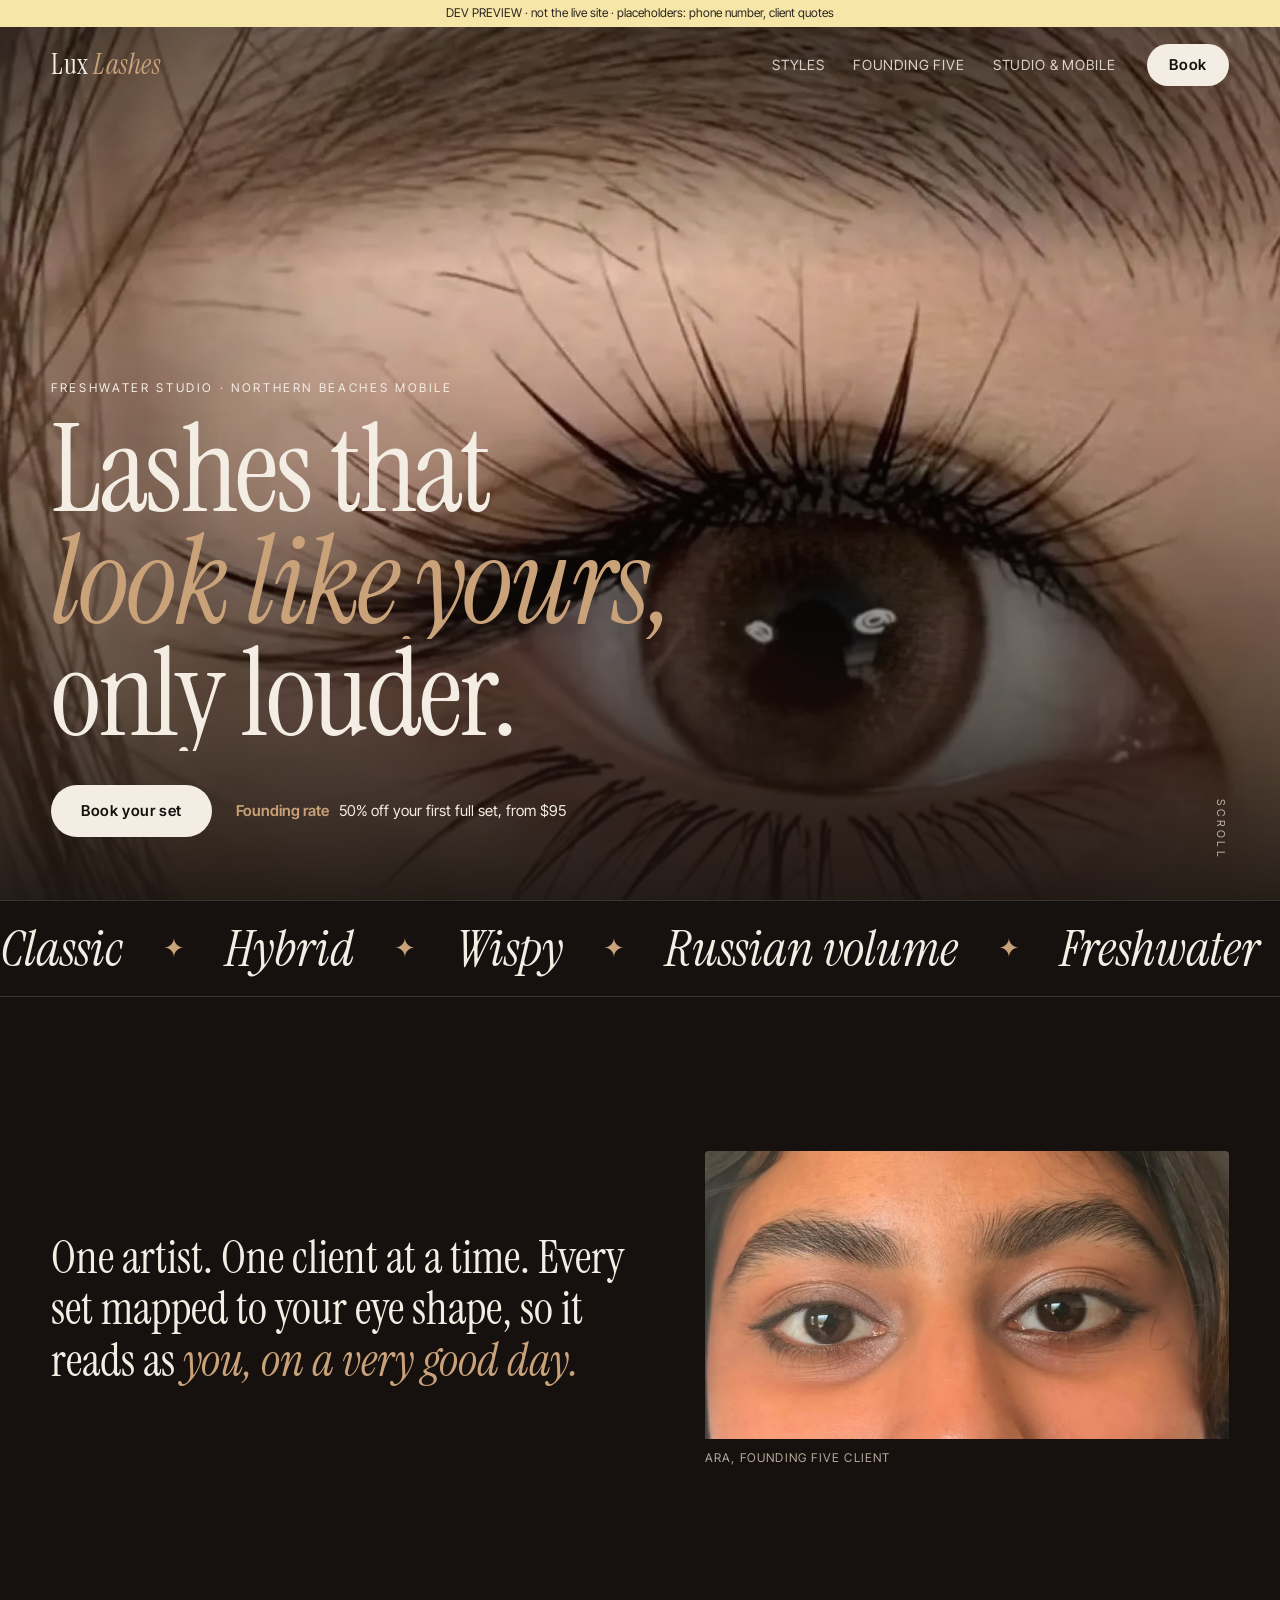
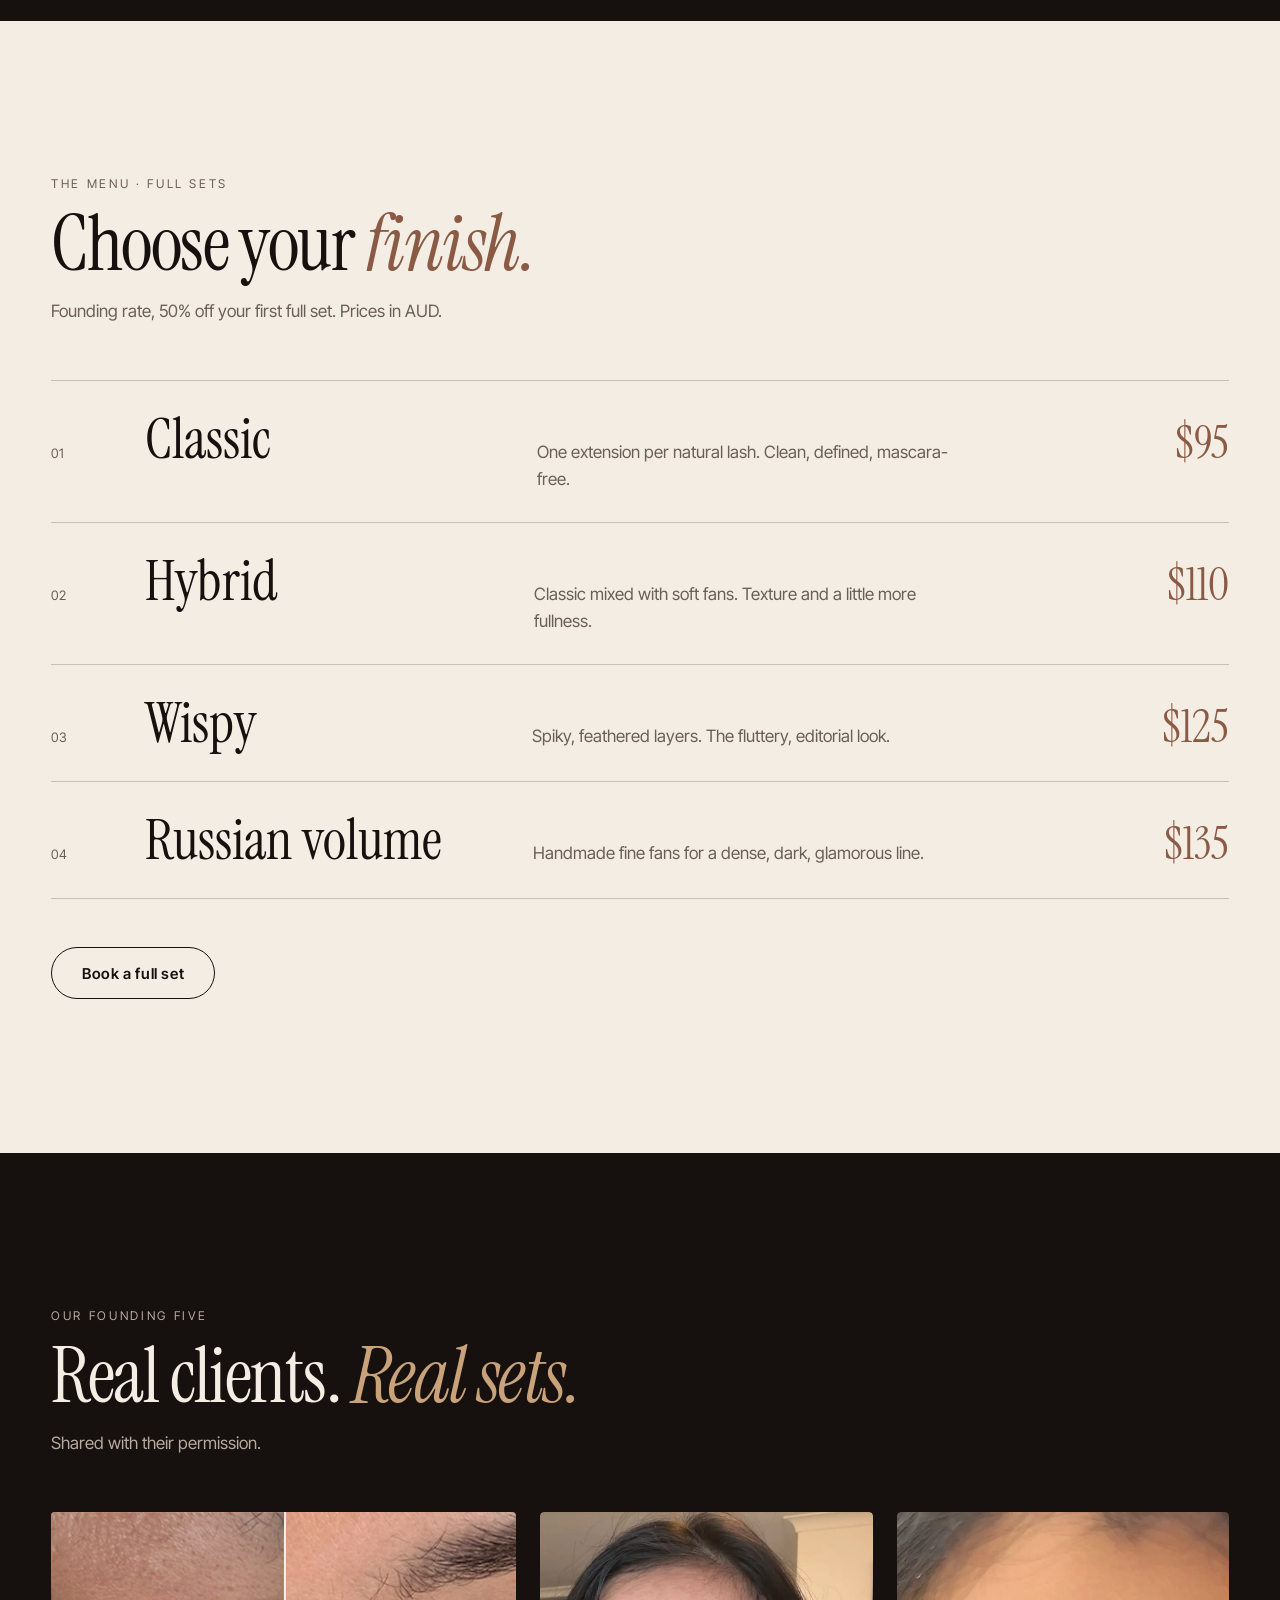
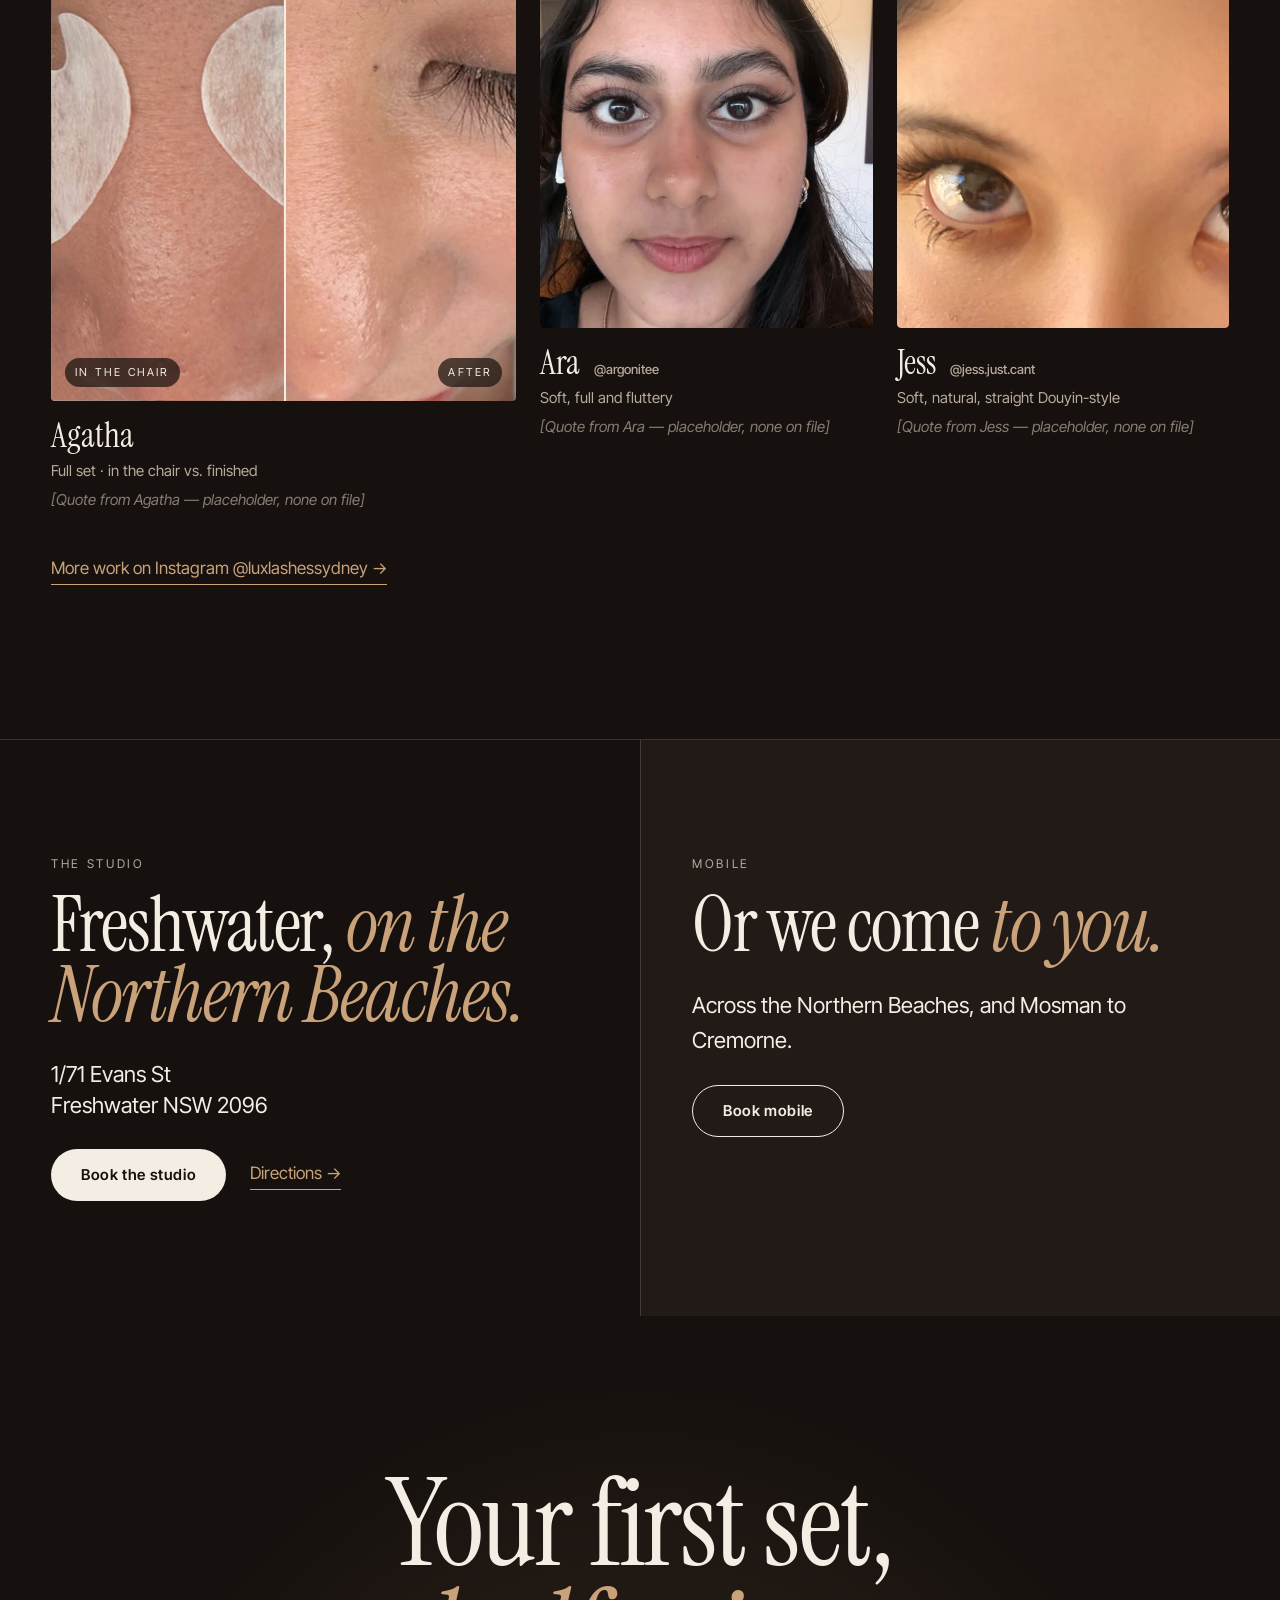
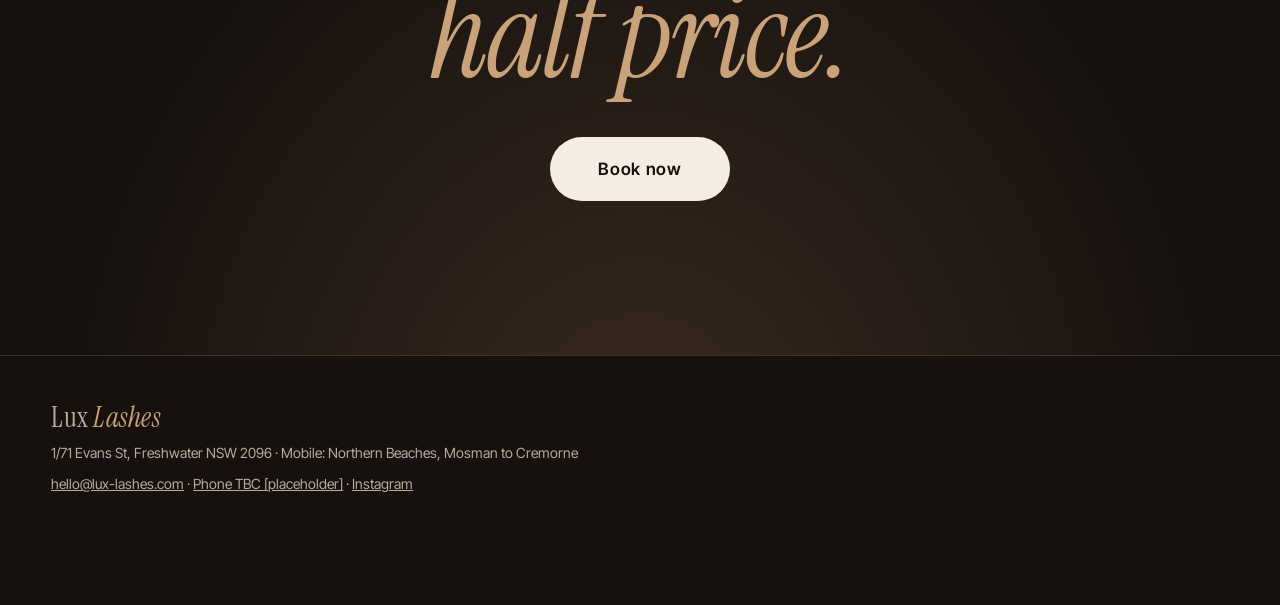
<file: index.html>
<!doctype html>
<html lang="en-AU"><head><meta charset="utf-8"><meta name="viewport" content="width=device-width,initial-scale=1">
<meta name="robots" content="noindex, nofollow">
<title>Lux Lashes — Lash extensions, Freshwater studio &amp; Northern Beaches mobile</title>
<meta name="description" content="Classic, hybrid, wispy and Russian volume lash extensions. Freshwater studio, plus mobile across the Northern Beaches and Mosman to Cremorne. Founding rate: 50% off your first full set.">
<link rel="preconnect" href="https://fonts.googleapis.com"><link rel="preconnect" href="https://fonts.gstatic.com" crossorigin>
<link href="https://fonts.googleapis.com/css2?family=Instrument+Serif:ital@0;1&family=Inter+Tight:wght@400;500;600&display=swap" rel="stylesheet">
<link rel="icon" href="assets/favicon.svg" type="image/svg+xml">
<link rel="stylesheet" href="css/v2.css?v=2">
<script>document.documentElement.classList.add('js');if(!matchMedia('(prefers-reduced-motion: reduce)').matches)document.documentElement.classList.add('motion')</script>
</head><body>
<p class="devbar" role="note">DEV PREVIEW · not the live site · placeholders: phone number, client quotes</p>
<header class="nav">
  <a class="logo" href="#top" aria-label="Lux Lashes home">Lux<em>Lashes</em></a>
  <nav aria-label="Main"><a href="#styles">Styles</a><a href="#founding">Founding Five</a><a href="#visit">Studio &amp; mobile</a></nav>
  <a class="btn btn--sm" href="book/" data-ev="book_nav">Book</a>
</header>
<main id="top">
<section class="hero">
  <picture><source srcset="assets/v2/hero-eye.webp" type="image/webp"><img class="hero__img" src="assets/v2/hero-eye.jpg" alt="Macro close-up of an eye wearing soft lash extensions" fetchpriority="high"></picture>
  <div class="hero__shade"></div>
  <div class="hero__copy">
    <p class="kicker reveal">Freshwater studio · Northern Beaches mobile</p>
    <h1 class="display"><span class="line">Lashes that</span><span class="line"><em>look like yours,</em></span><span class="line">only louder.</span></h1>
    <div class="hero__row reveal">
      <a class="btn" href="book/" data-ev="book_hero">Book your set</a>
      <p class="hero__offer"><strong>Founding rate</strong> 50% off your first full set, from $95</p>
    </div>
  </div>
  <p class="hero__scroll" aria-hidden="true">Scroll</p>
</section>

<div class="marquee" aria-hidden="true"><div class="marquee__track"><span>Classic</span><i>✦</i><span>Hybrid</span><i>✦</i><span>Wispy</span><i>✦</i><span>Russian volume</span><i>✦</i><span>Freshwater</span><i>✦</i><span>Mosman to Cremorne</span><i>✦</i><span>Classic</span><i>✦</i><span>Hybrid</span><i>✦</i><span>Wispy</span><i>✦</i><span>Russian volume</span><i>✦</i><span>Freshwater</span><i>✦</i><span>Mosman to Cremorne</span><i>✦</i></div></div>

<section class="intro">
  <p class="big reveal">One artist. One client at a time. Every set mapped to your eye shape, so it reads as <em>you, on a very good day.</em></p>
  <figure class="intro__fig reveal"><picture><source srcset="assets/v2/ara-eyes.webp" type="image/webp"><img src="assets/v2/ara-eyes.jpg" alt="Ara's eyes with a fresh set of lash extensions" loading="lazy"></picture><figcaption>Ara, Founding Five client</figcaption></figure>
</section>

<section class="styles" id="styles">
  <header class="sec-head"><p class="kicker">The menu · full sets</p><h2 class="display display--md">Choose your <em>finish.</em></h2><p class="note">Founding rate, 50% off your first full set. Prices in AUD.</p></header>
  <ol class="menu">
    <li><a href="book/?set=classic" data-ev="set_classic"><span class="n">01</span><span class="name">Classic</span><span class="desc">One extension per natural lash. Clean, defined, mascara-free.</span><span class="price">$95</span></a></li>
    <li><a href="book/?set=hybrid" data-ev="set_hybrid"><span class="n">02</span><span class="name">Hybrid</span><span class="desc">Classic mixed with soft fans. Texture and a little more fullness.</span><span class="price">$110</span></a></li>
    <li><a href="book/?set=wispy" data-ev="set_wispy"><span class="n">03</span><span class="name">Wispy</span><span class="desc">Spiky, feathered layers. The fluttery, editorial look.</span><span class="price">$125</span></a></li>
    <li><a href="book/?set=russian" data-ev="set_russian"><span class="n">04</span><span class="name">Russian volume</span><span class="desc">Handmade fine fans for a dense, dark, glamorous line.</span><span class="price">$135</span></a></li>
  </ol>
  <a class="btn btn--ghost" href="book/" data-ev="book_menu">Book a full set</a>
</section>

<section class="founding" id="founding">
  <header class="sec-head sec-head--light"><p class="kicker">Our Founding Five</p><h2 class="display display--md">Real clients. <em>Real sets.</em></h2><p class="note">Shared with their permission.</p></header>
  <div class="ff">
    <article class="ff__card ff__card--wide reveal">
      <div class="ba" data-ba>
        <img src="assets/v2/agatha-ba-bottom.jpg" alt="Agatha after her lash extensions" loading="lazy">
        <div class="ba__before"><img src="assets/v2/agatha-ba-top.jpg" alt="Agatha in the chair, mid-application" loading="lazy"></div>
        <input type="range" min="0" max="100" value="50" aria-label="Drag to compare before and after">
        <span class="ba__tag ba__tag--l">In the chair</span><span class="ba__tag ba__tag--r">After</span>
      </div>
      <div class="ff__body"><h3>Agatha</h3><p>Full set · in the chair vs. finished</p><p class="ph">[Quote from Agatha — placeholder, none on file]</p></div>
    </article>
    <article class="ff__card reveal">
      <picture><source srcset="assets/v2/ara-portrait.webp" type="image/webp"><img src="assets/v2/ara-portrait.jpg" alt="Ara wearing a soft, full lash set" loading="lazy"></picture>
      <div class="ff__body"><h3>Ara <a href="https://www.instagram.com/p/DeLBcMZEtGF/" rel="noopener" target="_blank">@argonitee</a></h3><p>Soft, full and fluttery</p><p class="ph">[Quote from Ara — placeholder, none on file]</p></div>
    </article>
    <article class="ff__card reveal">
      <picture><source srcset="assets/v2/jess-eyes.webp" type="image/webp"><img src="assets/v2/jess-eyes.jpg" alt="Jess showing her natural, straight lash set" loading="lazy"></picture>
      <div class="ff__body"><h3>Jess <a href="https://www.instagram.com/p/DeLCmYiEtzT/" rel="noopener" target="_blank">@jess.just.cant</a></h3><p>Soft, natural, straight Douyin-style</p><p class="ph">[Quote from Jess — placeholder, none on file]</p></div>
    </article>
  </div>
  <a class="link" href="https://www.instagram.com/luxlashessydney/" rel="noopener" target="_blank">More work on Instagram @luxlashessydney →</a>
</section>

<section class="visit" id="visit">
  <div class="visit__col">
    <p class="kicker">The studio</p>
    <h2 class="display display--md">Freshwater, <em>on the Northern Beaches.</em></h2>
    <address>1/71 Evans St<br>Freshwater NSW 2096</address>
    <div class="row"><a class="btn" href="book/?mode=studio" data-ev="book_studio">Book the studio</a><a class="link" href="https://www.google.com/maps/search/?api=1&amp;query=1%2F71+Evans+St+Freshwater+NSW+2096" rel="noopener" target="_blank">Directions →</a></div>
  </div>
  <div class="visit__col">
    <p class="kicker">Mobile</p>
    <h2 class="display display--md">Or we come <em>to you.</em></h2>
    <p class="areas">Across the Northern Beaches, and Mosman to Cremorne.</p>
    <div class="row"><a class="btn btn--ghost" href="book/?mode=mobile" data-ev="book_mobile">Book mobile</a></div>
  </div>
</section>

<section class="final">
  <h2 class="display">Your first set,<br><em>half price.</em></h2>
  <a class="btn btn--lg" href="book/" data-ev="book_final">Book now</a>
</section>
</main>
<footer class="foot">
  <p class="logo">Lux<em>Lashes</em></p>
  <p>1/71 Evans St, Freshwater NSW 2096 · Mobile: Northern Beaches, Mosman to Cremorne</p>
  <p><a href="mailto:hello@lux-lashes.com">hello@lux-lashes.com</a> · <a href="tel:+61000000000">Phone TBC [placeholder]</a> · <a href="https://www.instagram.com/luxlashessydney/" rel="noopener" target="_blank">Instagram</a></p>
</footer>
<a class="sticky" href="book/" data-ev="book_sticky">Book your set · from $95</a>
<script src="js/v2.js?v=2" defer></script>
</body></html>
</file>
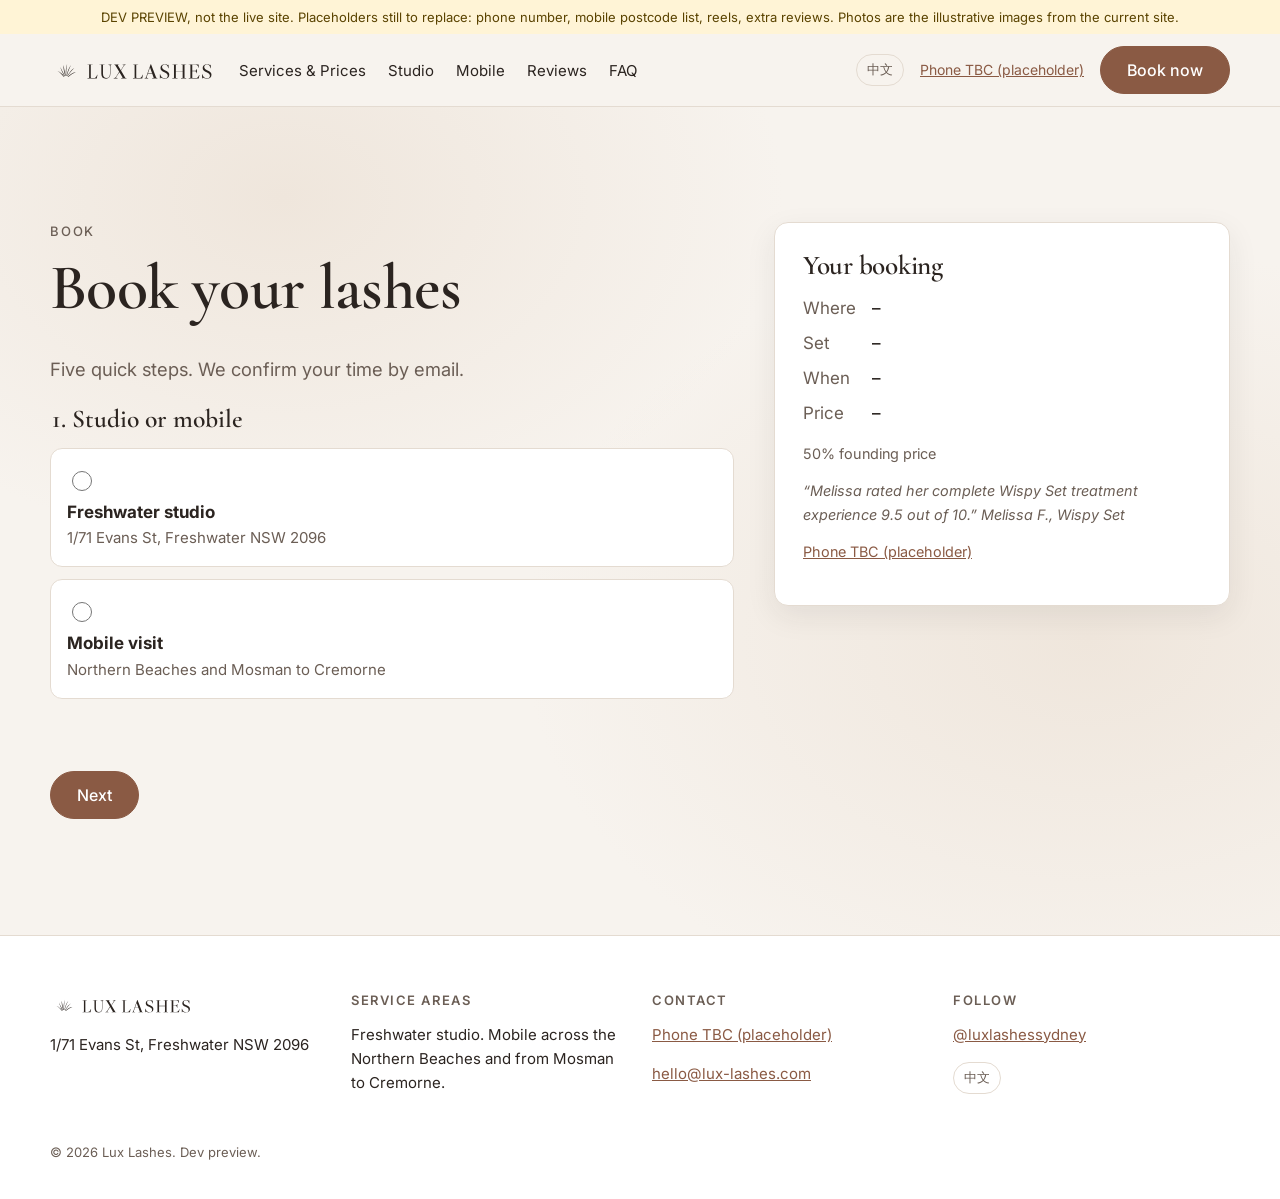
<file: book/index.html>
<!doctype html>
<html lang="en-AU"><head><meta charset="utf-8"><meta name="viewport" content="width=device-width,initial-scale=1">
<meta name="robots" content="noindex, nofollow">
<title>Book lash extensions | Freshwater studio or mobile | Lux Lashes</title><meta name="description" content="Book a classic, hybrid, wispy or Russian volume set at our Freshwater studio or mobile on the Northern Beaches and Mosman to Cremorne.">
<link rel="canonical" href="https://lux-lashes.com/book/">
<meta property="og:type" content="website"><meta property="og:title" content="Book lash extensions | Freshwater studio or mobile | Lux Lashes"><meta property="og:description" content="Book a classic, hybrid, wispy or Russian volume set at our Freshwater studio or mobile on the Northern Beaches and Mosman to Cremorne."><meta property="og:locale" content="en_AU"><meta property="og:image" content="../assets/img/lux-lashes-wispy-iconic-result-v1.jpg">
<link rel="preconnect" href="https://fonts.googleapis.com"><link rel="preconnect" href="https://fonts.gstatic.com" crossorigin>
<link href="https://fonts.googleapis.com/css2?family=Cormorant+Garamond:wght@500;600&family=Inter:wght@400;500;600&display=swap" rel="stylesheet">
<link rel="icon" href="../assets/favicon.svg" type="image/svg+xml">
<link rel="stylesheet" href="../css/site.css?v=1">
<script type="application/ld+json">{"@context": "https://schema.org", "@type": "BeautySalon", "name": "Lux Lashes", "url": "https://lux-lashes.com", "email": "hello@lux-lashes.com", "address": {"@type": "PostalAddress", "streetAddress": "1/71 Evans St", "addressLocality": "Freshwater", "addressRegion": "NSW", "postalCode": "2096", "addressCountry": "AU"}, "areaServed": ["Freshwater NSW", "Northern Beaches NSW", "Mosman NSW", "Cremorne NSW"], "sameAs": ["https://www.instagram.com/luxlashessydney/"], "makesOffer": [{"@type": "Offer", "name": "Classic lash extensions full set (50% founding price)", "price": 95, "priceCurrency": "AUD"}, {"@type": "Offer", "name": "Hybrid lash extensions full set (50% founding price)", "price": 110, "priceCurrency": "AUD"}, {"@type": "Offer", "name": "Wispy lash extensions full set (50% founding price)", "price": 125, "priceCurrency": "AUD"}, {"@type": "Offer", "name": "Russian volume lash extensions full set (50% founding price)", "price": 135, "priceCurrency": "AUD"}]}</script>
<script>document.documentElement.classList.add('js');if(!matchMedia('(prefers-reduced-motion: reduce)').matches)document.documentElement.classList.add('motion')</script>
</head><body class="pg-book">
<a class="skip" href="#main">Skip to content</a>
<p class="devbar" role="note">DEV PREVIEW, not the live site. Placeholders still to replace: phone number, mobile postcode list, reels, extra reviews. Photos are the illustrative images from the current site.</p>
<div class="drift" aria-hidden="true"></div>
<header class="hd"><div class="w hd__in">
<a class="brand" href="../index.html" aria-label="Lux Lashes home"><svg class="wm" aria-hidden="true" focusable="false" xmlns="http://www.w3.org/2000/svg" viewBox="0 0 360 64"><g fill="currentColor"><g transform="translate(34 36) scale(.85)"><path d="M-5 13C-10 7-16 0-21-2C-16-1-9 5-4 12Z"/><path d="M-3.5 11C-9 2-13-7-14-12C-12-7-7 2-2.5 10.5Z"/><path d="M-1.8 10C-5 0-7-11-6-17C-5-10-3 0-.8 9.7Z"/><path d="M-.5 9.5C-.8-1 0-14 3-20C1-12 .8 0 .5 9.5Z"/><path d="M1.3 9.8C4-1 8-12 13-17C9-10 5 0 2.3 10.1Z"/><path d="M3 10.6C8 2 15-7 21-10C15-5 9 3 4 11.2Z"/><path d="M4.5 12C11 6 19 1 25 1C19 3 12 7 5.5 13Z"/></g><path transform="translate(79 20)" d="M1 0H12V.7H9.4C8.2.7 8 1.1 8 2.6V27.7C8 28.9 8.5 29.2 10 29.2H14C18.2 29.2 19.8 27.1 21.6 22H22.3L20.8 30H1V29.3H3C4.3 29.3 4.5 28.8 4.5 27.4V2.6C4.5 1.2 4.3.7 3 .7H1Z"/><path transform="translate(105 20)" d="M.5 0H11.5V.7H9.5C8.2.7 8 1.2 8 2.7V19.6C8 25.8 10.5 29.2 15.5 29.2C20.9 29.2 23 25.6 23 19.7V4.9C23 1.8 22.3.7 19.7.7H19V0H27V.7H26.6C24.4.7 23.9 1.8 23.9 4.9V19.7C23.9 26.9 20.8 30.5 14.5 30.5C7.5 30.5 4.5 26.7 4.5 20V2.7C4.5 1.2 4.3.7 3 .7H.5Z"/><path transform="translate(136 20)" d="M.5 0H11.7V.7H10.3C8.8.7 8.5 1.3 9.3 2.7L15 12.4L20.7 3.4C21.8 1.6 21.5.7 19.3.7H18.6V0H26V.7H25.7C24 .7 23 1.4 21.5 3.7L15.5 13.2L23.9 27.3C24.8 28.8 25.3 29.3 27 29.3V30H15.8V29.3H17.3C18.9 29.3 19 28.5 18.2 27.1L12.1 16.7L5.7 26.6C4.5 28.5 5 29.3 7.2 29.3H8V30H0V29.3H.5C2.5 29.3 3.4 28.5 4.9 26.3L11.6 15.9L3.9 2.8C2.9 1.1 2.4.7.5.7Z"/><path transform="translate(176 20)" d="M1 0H12V.7H9.4C8.2.7 8 1.1 8 2.6V27.7C8 28.9 8.5 29.2 10 29.2H14C18.2 29.2 19.8 27.1 21.6 22H22.3L20.8 30H1V29.3H3C4.3 29.3 4.5 28.8 4.5 27.4V2.6C4.5 1.2 4.3.7 3 .7H1Z"/><path transform="translate(202 20)" d="M12.7-.5H13.5L24 27.1C24.7 28.8 25.1 29.3 27 29.3V30H16V29.3H17.6C19.1 29.3 19.3 28.8 18.8 27.3L15.9 19.5H6.9L4.6 26.1C3.8 28.4 4.5 29.3 6.8 29.3H7.4V30H0V29.3C2.2 29.3 2.7 28.3 3.5 26.1ZM11.3 6.9L7.2 18.6H15.6Z"/><path transform="translate(233 20)" d="M20 1V8H19.3C18.4 3.6 16.3.3 12.1.3C8.4.3 6 2.4 6 5.8C6 9.1 8.8 10.9 13.2 12.9C18.3 15.2 21.5 17.3 21.5 22C21.5 27.1 17.5 30.6 11.8 30.6C8.1 30.6 5.3 29.4 3.2 28.2L2.1 30H1.4V21.2H2.1C3.5 26.7 6.8 29.8 11.8 29.8C15.9 29.8 18.2 27.4 18.2 24C18.2 20.6 15.5 18.7 11 16.6C5.9 14.3 2.7 12.1 2.7 7.5C2.7 2.8 6.5-.5 12-.5C15.3-.5 17.7.5 19 1.7L19.3 1Z"/><path transform="translate(260 20)" d="M1 0H12V.7H10C8.7.7 8.5 1.2 8.5 2.6V14H23V2.6C23 1.2 22.8.7 21.5.7H19.5V0H30.5V.7H28.5C27.2.7 27 1.2 27 2.6V27.4C27 28.8 27.2 29.3 28.5 29.3H30.5V30H19.5V29.3H21.5C22.8 29.3 23 28.8 23 27.4V14.9H8.5V27.4C8.5 28.8 8.7 29.3 10 29.3H12V30H1V29.3H3C4.3 29.3 4.5 28.8 4.5 27.4V2.6C4.5 1.2 4.3.7 3 .7H1Z"/><path transform="translate(295 20)" d="M1 0H22L22.5 7H21.8C20.7 2.3 19.2.8 15.5.8H8.5V13.7H13.2C16.2 13.7 17.3 12.7 17.8 9.6H18.5V18.7H17.8C17.3 15.5 16.2 14.6 13.2 14.6H8.5V27.5C8.5 28.8 8.9 29.2 10.5 29.2H15.5C19.8 29.2 21.4 27.1 23.1 22.6H23.8L22.3 30H1V29.3H3C4.3 29.3 4.5 28.8 4.5 27.4V2.6C4.5 1.2 4.3.7 3 .7H1Z"/><path transform="translate(323 20)" d="M20 1V8H19.3C18.4 3.6 16.3.3 12.1.3C8.4.3 6 2.4 6 5.8C6 9.1 8.8 10.9 13.2 12.9C18.3 15.2 21.5 17.3 21.5 22C21.5 27.1 17.5 30.6 11.8 30.6C8.1 30.6 5.3 29.4 3.2 28.2L2.1 30H1.4V21.2H2.1C3.5 26.7 6.8 29.8 11.8 29.8C15.9 29.8 18.2 27.4 18.2 24C18.2 20.6 15.5 18.7 11 16.6C5.9 14.3 2.7 12.1 2.7 7.5C2.7 2.8 6.5-.5 12-.5C15.3-.5 17.7.5 19 1.7L19.3 1Z"/></g></svg>
</a>
<nav aria-label="Primary"><ul class="hd__nav" id="navlist"><li><a href="../index.html#prices">Services &amp; Prices</a></li><li><a href="../index.html#studio">Studio</a></li><li><a href="../index.html#mobile">Mobile</a></li><li><a href="../index.html#reviews">Reviews</a></li><li><a href="../index.html#faq">FAQ</a></li></ul></nav>
<div class="hd__act"><button class="lang" type="button" aria-label="切换为简体中文 / Switch language" data-lang-toggle data-en="中文" data-zh="EN">中文</button>
<a class="hd__tel" href="tel:+61000000000" data-ev="phone_tap">Phone TBC (placeholder)</a><a class="btn" href="../book/" data-cta data-ev="book_click">Book now</a></div></div></header>
<main id="main"><section class="s"><div class="w bk">
<div class="bk__main"><p class="eyb">Book</p><h1>Book your lashes</h1><p class="lead">Five quick steps. We confirm your time by email.</p>
<form class="bkf" id="bkf" name="booking" method="post" action="#" novalidate>
<input type="hidden" name="utm_source"><input type="hidden" name="utm_medium"><input type="hidden" name="utm_campaign">
<p class="hp"><label>Leave blank <input name="bot-field" tabindex="-1" autocomplete="off"></label></p>
<fieldset class="step" data-step="1"><legend>1. Studio or mobile</legend>
<label class="opt"><input type="radio" name="mode" value="studio" required><span><strong>Freshwater studio</strong><em>1/71 Evans St, Freshwater NSW 2096</em></span></label>
<label class="opt"><input type="radio" name="mode" value="mobile"><span><strong>Mobile visit</strong><em>Northern Beaches and Mosman to Cremorne</em></span></label></fieldset>
<fieldset class="step" data-step="2"><legend data-l-studio="2. Studio location" data-l-mobile="2. Your postcode">2. Your postcode</legend>
<div class="only-mobile"><label for="pc">Check your postcode</label><div class="pc__row"><input id="pc" name="postcode" inputmode="numeric" maxlength="4" pattern="[0-9]{4}" autocomplete="postal-code" placeholder="e.g. 2096"><button class="btn btn--ghost" type="button" data-pc-check>Check</button></div>
<p class="pc__msg" role="status" aria-live="polite"></p><button class="btn" type="button" data-to-studio hidden>Book the Freshwater studio instead</button></div>
<div class="only-studio"><p class="addr">1/71 Evans St, Freshwater NSW 2096</p></div></fieldset>
<fieldset class="step" data-step="3"><legend>3. Choose your set</legend><div class="opts"><label class="opt"><input type="radio" name="set" value="classic" required><span><strong>Classic</strong><em>$95 · 50% founding price</em></span></label><label class="opt"><input type="radio" name="set" value="hybrid" required><span><strong>Hybrid</strong><em>$110 · 50% founding price</em></span></label><label class="opt"><input type="radio" name="set" value="wispy" required><span><strong>Wispy</strong><em>$125 · 50% founding price</em></span></label><label class="opt"><input type="radio" name="set" value="russian" required><span><strong>Russian volume</strong><em>$135 · 50% founding price</em></span></label></div></fieldset>
<fieldset class="step" data-step="4"><legend>4. Preferred date and time</legend><div class="row2"><label>Preferred date<input type="date" name="date" required></label><label>Preferred time<select name="time" required><option value="">Choose…</option><option>Morning</option><option>Afternoon</option><option>Evening</option></select></label></div></fieldset>
<fieldset class="step" data-step="5"><legend>5. Your details</legend><label>Full name<input name="name" required autocomplete="name"></label>
<div class="row2"><label>Mobile number<input type="tel" name="phone" required autocomplete="tel" pattern="(\+61|0)4[0-9 ]{8,10}"></label><label>Email<input type="email" name="email" required autocomplete="email"></label></div></fieldset>
<p class="bkf__err" role="alert"></p>
<div class="bkf__nav"><button class="btn btn--ghost" type="button" data-back>Back</button><button class="btn" type="button" data-next>Next</button><button class="btn" type="submit" data-submit data-cta>Send booking request</button></div>
</form>
<div class="done" hidden tabindex="-1"><h2>Thank you, your request is in.</h2><p>We will email you to confirm your time.</p><p class="devnote">DEV PREVIEW: nothing was sent. The form handler is connected at go-live.</p></div>
</div>
<aside class="sum card" aria-live="polite"><h2 class="sum__h">Your booking</h2><dl>
<dt>Where</dt><dd data-sum="where">–</dd><dt>Set</dt><dd data-sum="set">–</dd><dt>When</dt><dd data-sum="when">–</dd><dt>Price</dt><dd data-sum="price">–</dd></dl>
<p class="muted small">50% founding price</p><p class="small sum__q">“Melissa rated her complete Wispy Set treatment experience 9.5 out of 10.” Melissa F., Wispy Set</p><p class="small"><a class="" href="tel:+61000000000" data-ev="phone_tap">Phone TBC (placeholder)</a></p></aside>
</div></section></main>
<footer class="ft"><div class="w ft__g">
<div><p class="ft__brand" aria-label="Lux Lashes"><svg class="wm" aria-hidden="true" focusable="false" xmlns="http://www.w3.org/2000/svg" viewBox="0 0 360 64"><g fill="currentColor"><g transform="translate(34 36) scale(.85)"><path d="M-5 13C-10 7-16 0-21-2C-16-1-9 5-4 12Z"/><path d="M-3.5 11C-9 2-13-7-14-12C-12-7-7 2-2.5 10.5Z"/><path d="M-1.8 10C-5 0-7-11-6-17C-5-10-3 0-.8 9.7Z"/><path d="M-.5 9.5C-.8-1 0-14 3-20C1-12 .8 0 .5 9.5Z"/><path d="M1.3 9.8C4-1 8-12 13-17C9-10 5 0 2.3 10.1Z"/><path d="M3 10.6C8 2 15-7 21-10C15-5 9 3 4 11.2Z"/><path d="M4.5 12C11 6 19 1 25 1C19 3 12 7 5.5 13Z"/></g><path transform="translate(79 20)" d="M1 0H12V.7H9.4C8.2.7 8 1.1 8 2.6V27.7C8 28.9 8.5 29.2 10 29.2H14C18.2 29.2 19.8 27.1 21.6 22H22.3L20.8 30H1V29.3H3C4.3 29.3 4.5 28.8 4.5 27.4V2.6C4.5 1.2 4.3.7 3 .7H1Z"/><path transform="translate(105 20)" d="M.5 0H11.5V.7H9.5C8.2.7 8 1.2 8 2.7V19.6C8 25.8 10.5 29.2 15.5 29.2C20.9 29.2 23 25.6 23 19.7V4.9C23 1.8 22.3.7 19.7.7H19V0H27V.7H26.6C24.4.7 23.9 1.8 23.9 4.9V19.7C23.9 26.9 20.8 30.5 14.5 30.5C7.5 30.5 4.5 26.7 4.5 20V2.7C4.5 1.2 4.3.7 3 .7H.5Z"/><path transform="translate(136 20)" d="M.5 0H11.7V.7H10.3C8.8.7 8.5 1.3 9.3 2.7L15 12.4L20.7 3.4C21.8 1.6 21.5.7 19.3.7H18.6V0H26V.7H25.7C24 .7 23 1.4 21.5 3.7L15.5 13.2L23.9 27.3C24.8 28.8 25.3 29.3 27 29.3V30H15.8V29.3H17.3C18.9 29.3 19 28.5 18.2 27.1L12.1 16.7L5.7 26.6C4.5 28.5 5 29.3 7.2 29.3H8V30H0V29.3H.5C2.5 29.3 3.4 28.5 4.9 26.3L11.6 15.9L3.9 2.8C2.9 1.1 2.4.7.5.7Z"/><path transform="translate(176 20)" d="M1 0H12V.7H9.4C8.2.7 8 1.1 8 2.6V27.7C8 28.9 8.5 29.2 10 29.2H14C18.2 29.2 19.8 27.1 21.6 22H22.3L20.8 30H1V29.3H3C4.3 29.3 4.5 28.8 4.5 27.4V2.6C4.5 1.2 4.3.7 3 .7H1Z"/><path transform="translate(202 20)" d="M12.7-.5H13.5L24 27.1C24.7 28.8 25.1 29.3 27 29.3V30H16V29.3H17.6C19.1 29.3 19.3 28.8 18.8 27.3L15.9 19.5H6.9L4.6 26.1C3.8 28.4 4.5 29.3 6.8 29.3H7.4V30H0V29.3C2.2 29.3 2.7 28.3 3.5 26.1ZM11.3 6.9L7.2 18.6H15.6Z"/><path transform="translate(233 20)" d="M20 1V8H19.3C18.4 3.6 16.3.3 12.1.3C8.4.3 6 2.4 6 5.8C6 9.1 8.8 10.9 13.2 12.9C18.3 15.2 21.5 17.3 21.5 22C21.5 27.1 17.5 30.6 11.8 30.6C8.1 30.6 5.3 29.4 3.2 28.2L2.1 30H1.4V21.2H2.1C3.5 26.7 6.8 29.8 11.8 29.8C15.9 29.8 18.2 27.4 18.2 24C18.2 20.6 15.5 18.7 11 16.6C5.9 14.3 2.7 12.1 2.7 7.5C2.7 2.8 6.5-.5 12-.5C15.3-.5 17.7.5 19 1.7L19.3 1Z"/><path transform="translate(260 20)" d="M1 0H12V.7H10C8.7.7 8.5 1.2 8.5 2.6V14H23V2.6C23 1.2 22.8.7 21.5.7H19.5V0H30.5V.7H28.5C27.2.7 27 1.2 27 2.6V27.4C27 28.8 27.2 29.3 28.5 29.3H30.5V30H19.5V29.3H21.5C22.8 29.3 23 28.8 23 27.4V14.9H8.5V27.4C8.5 28.8 8.7 29.3 10 29.3H12V30H1V29.3H3C4.3 29.3 4.5 28.8 4.5 27.4V2.6C4.5 1.2 4.3.7 3 .7H1Z"/><path transform="translate(295 20)" d="M1 0H22L22.5 7H21.8C20.7 2.3 19.2.8 15.5.8H8.5V13.7H13.2C16.2 13.7 17.3 12.7 17.8 9.6H18.5V18.7H17.8C17.3 15.5 16.2 14.6 13.2 14.6H8.5V27.5C8.5 28.8 8.9 29.2 10.5 29.2H15.5C19.8 29.2 21.4 27.1 23.1 22.6H23.8L22.3 30H1V29.3H3C4.3 29.3 4.5 28.8 4.5 27.4V2.6C4.5 1.2 4.3.7 3 .7H1Z"/><path transform="translate(323 20)" d="M20 1V8H19.3C18.4 3.6 16.3.3 12.1.3C8.4.3 6 2.4 6 5.8C6 9.1 8.8 10.9 13.2 12.9C18.3 15.2 21.5 17.3 21.5 22C21.5 27.1 17.5 30.6 11.8 30.6C8.1 30.6 5.3 29.4 3.2 28.2L2.1 30H1.4V21.2H2.1C3.5 26.7 6.8 29.8 11.8 29.8C15.9 29.8 18.2 27.4 18.2 24C18.2 20.6 15.5 18.7 11 16.6C5.9 14.3 2.7 12.1 2.7 7.5C2.7 2.8 6.5-.5 12-.5C15.3-.5 17.7.5 19 1.7L19.3 1Z"/></g></svg>
</p><p>1/71 Evans St, Freshwater NSW 2096</p></div>
<div><h2 class="ft__h">Service areas</h2><p>Freshwater studio. Mobile across the Northern Beaches and from Mosman to Cremorne.</p></div>
<div><h2 class="ft__h">Contact</h2><p><a class="" href="tel:+61000000000" data-ev="phone_tap">Phone TBC (placeholder)</a></p><p><a href="mailto:hello@lux-lashes.com">hello@lux-lashes.com</a></p></div>
<div><h2 class="ft__h">Follow</h2><p><a href="https://www.instagram.com/luxlashessydney/" rel="noopener">@luxlashessydney</a></p><p><button class="lang" type="button" aria-label="切换为简体中文 / Switch language" data-lang-toggle data-en="中文" data-zh="EN">中文</button></p></div>
</div><p class="w ft__legal">© 2026 Lux Lashes. Dev preview.</p></footer>
<nav class="mbar" aria-label="Quick actions"><a class="btn mbar__book" href="../book/" data-ev="book_click">Book now</a><a class="mbar__call" href="tel:+61000000000" data-ev="phone_tap">Call</a></nav>
<script>window.LUX={"postcodes": ["2084", "2085", "2086", "2087", "2092", "2093", "2094", "2095", "2096", "2097", "2099", "2100", "2101", "2102", "2103", "2104", "2105", "2106", "2107", "2108", "2088", "2089", "2090"], "choice": {"eyebrow": "Two ways to book", "h2": "Studio or mobile, your choice.", "studio_h": "Freshwater studio", "studio_p": "Come to us at our private studio in Freshwater.", "studio_cta": "Book the studio", "map_label": "Open in Google Maps", "mobile_h": "Mobile visits", "mobile_p": "We come to you across the Northern Beaches and Mosman to Cremorne.", "mobile_cta": "Book a mobile visit", "pc_label": "Check your postcode", "pc_btn": "Check", "pc_ok": "Great news, we visit {pc}. Book a mobile appointment.", "pc_no": "Sorry, {pc} is outside our mobile area. Our Freshwater studio is open to everyone.", "pc_bad": "Please enter a 4-digit postcode.", "pc_studio": "Book the Freshwater studio instead"}, "sets": [{"id": "classic", "name": "Classic", "price": 95}, {"id": "hybrid", "name": "Hybrid", "price": 110}, {"id": "wispy", "name": "Wispy", "price": 125}, {"id": "russian", "name": "Russian volume", "price": 135}], "book": {"title": "Book lash extensions | Freshwater studio or mobile | Lux Lashes", "desc": "Book a classic, hybrid, wispy or Russian volume set at our Freshwater studio or mobile on the Northern Beaches and Mosman to Cremorne.", "eyebrow": "Book", "h1": "Book your lashes", "intro": "Five quick steps. We confirm your time by email.", "s1": "1. Studio or mobile", "studio": "Freshwater studio", "studio_sub": "1/71 Evans St, Freshwater NSW 2096", "mobile": "Mobile visit", "mobile_sub": "Northern Beaches and Mosman to Cremorne", "s2": "2. Your postcode", "s2_studio": "2. Studio location", "s3": "3. Choose your set", "s4": "4. Preferred date and time", "date": "Preferred date", "time": "Preferred time", "times": ["Morning", "Afternoon", "Evening"], "s5": "5. Your details", "name": "Full name", "mobile_no": "Mobile number", "email": "Email", "next": "Next", "back": "Back", "submit": "Send booking request", "summary": "Your booking", "sum_where": "Where", "sum_set": "Set", "sum_price": "Price", "sum_when": "When", "sum_note": "50% founding price", "err": "Please complete this step.", "done_h": "Thank you, your request is in.", "done_p": "We will email you to confirm your time.", "done_dev": "DEV PREVIEW: nothing was sent. The form handler is connected at go-live.", "review_q": "“Melissa rated her complete Wispy Set treatment experience 9.5 out of 10.” Melissa F., Wispy Set"}, "address": "1/71 Evans St, Freshwater NSW 2096"};</script>
<script src="../js/site.js?v=1" defer></script></body></html>
</file>
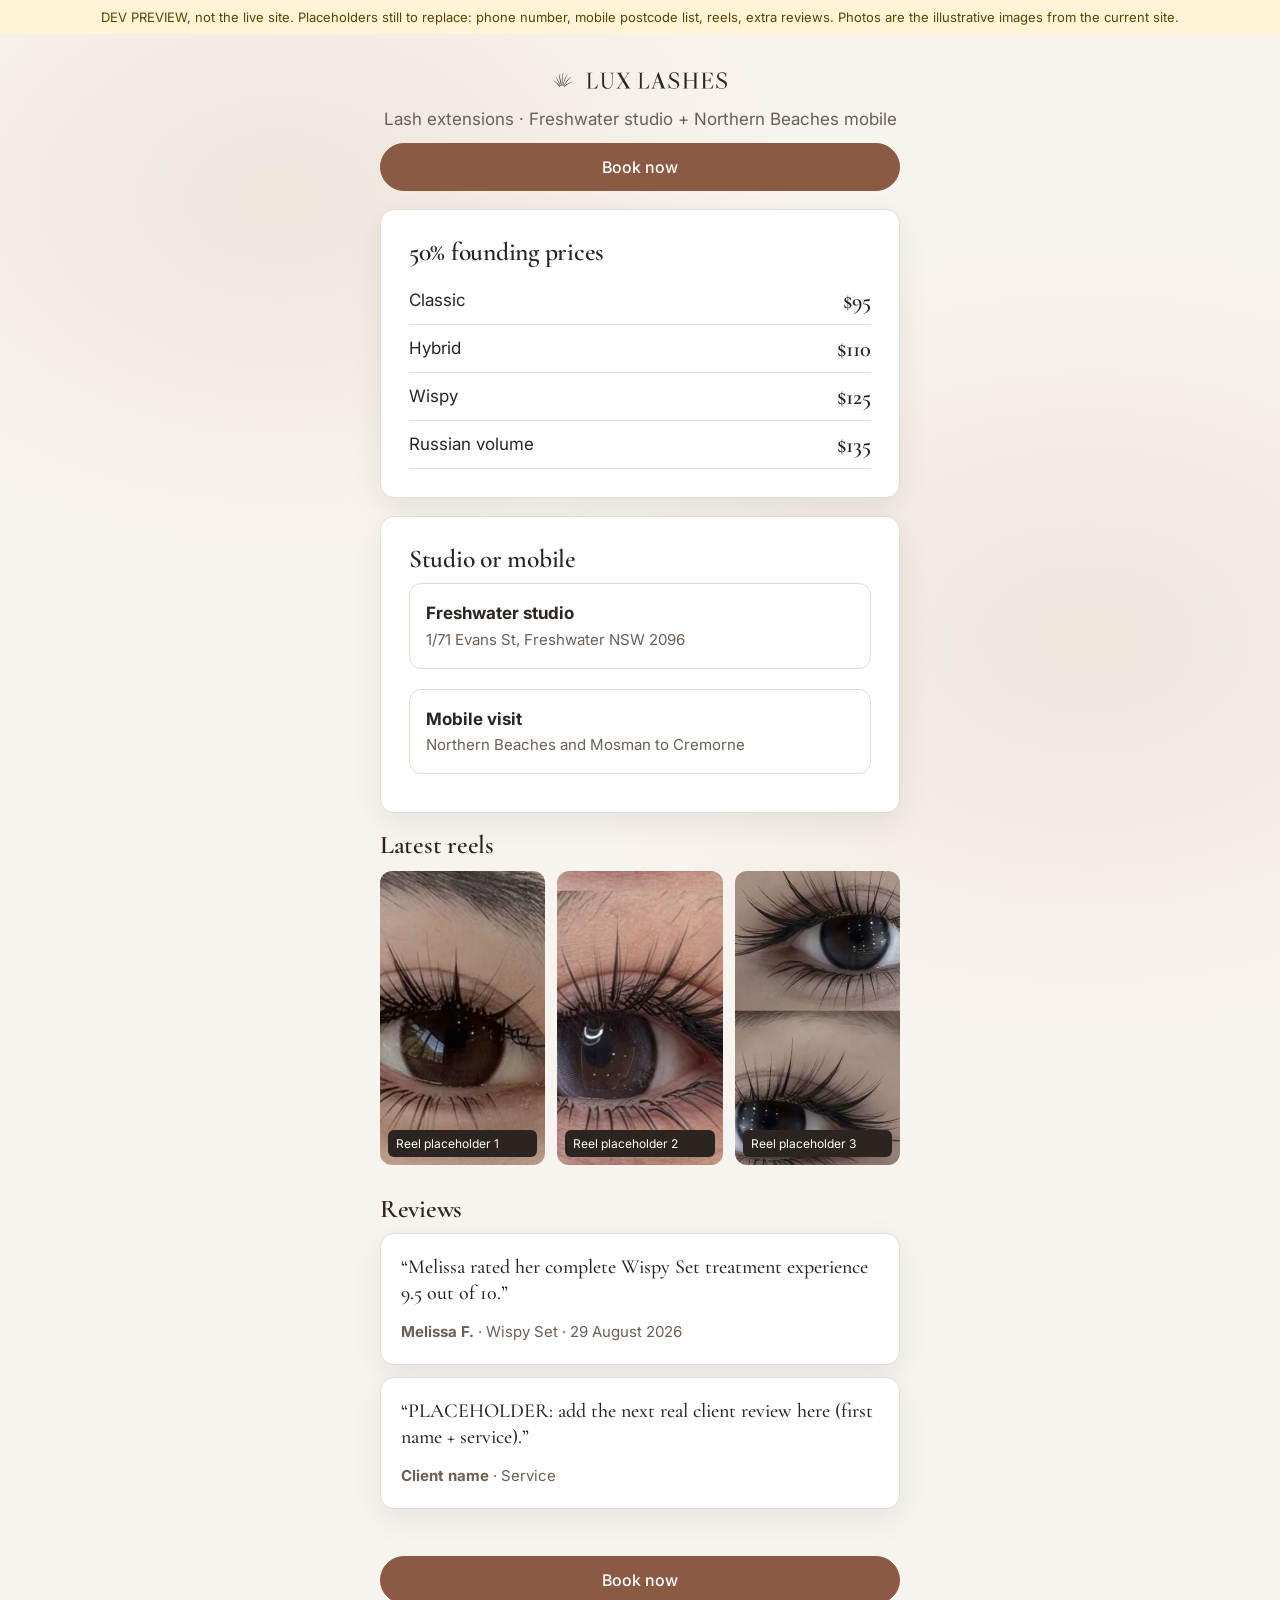
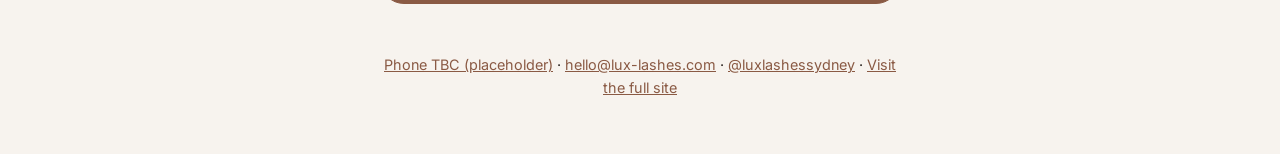
<file: ig/index.html>
<!doctype html>
<html lang="en-AU"><head><meta charset="utf-8"><meta name="viewport" content="width=device-width,initial-scale=1">
<meta name="robots" content="noindex, nofollow">
<title>Lux Lashes | Book from Instagram | Freshwater &amp; Northern Beaches</title><meta name="description" content="Founding prices from $95. Book lash extensions at our Freshwater studio or mobile on the Northern Beaches and Mosman to Cremorne.">
<link rel="canonical" href="https://lux-lashes.com/ig/">
<meta property="og:type" content="website"><meta property="og:title" content="Lux Lashes | Book from Instagram | Freshwater &amp; Northern Beaches"><meta property="og:description" content="Founding prices from $95. Book lash extensions at our Freshwater studio or mobile on the Northern Beaches and Mosman to Cremorne."><meta property="og:locale" content="en_AU"><meta property="og:image" content="../assets/img/lux-lashes-wispy-iconic-result-v1.jpg">
<link rel="preconnect" href="https://fonts.googleapis.com"><link rel="preconnect" href="https://fonts.gstatic.com" crossorigin>
<link href="https://fonts.googleapis.com/css2?family=Cormorant+Garamond:wght@500;600&family=Inter:wght@400;500;600&display=swap" rel="stylesheet">
<link rel="icon" href="../assets/favicon.svg" type="image/svg+xml">
<link rel="stylesheet" href="../css/site.css?v=1">
<script type="application/ld+json">{"@context": "https://schema.org", "@type": "BeautySalon", "name": "Lux Lashes", "url": "https://lux-lashes.com", "email": "hello@lux-lashes.com", "address": {"@type": "PostalAddress", "streetAddress": "1/71 Evans St", "addressLocality": "Freshwater", "addressRegion": "NSW", "postalCode": "2096", "addressCountry": "AU"}, "areaServed": ["Freshwater NSW", "Northern Beaches NSW", "Mosman NSW", "Cremorne NSW"], "sameAs": ["https://www.instagram.com/luxlashessydney/"], "makesOffer": [{"@type": "Offer", "name": "Classic lash extensions full set (50% founding price)", "price": 95, "priceCurrency": "AUD"}, {"@type": "Offer", "name": "Hybrid lash extensions full set (50% founding price)", "price": 110, "priceCurrency": "AUD"}, {"@type": "Offer", "name": "Wispy lash extensions full set (50% founding price)", "price": 125, "priceCurrency": "AUD"}, {"@type": "Offer", "name": "Russian volume lash extensions full set (50% founding price)", "price": 135, "priceCurrency": "AUD"}]}</script>
<script>document.documentElement.classList.add('js');if(!matchMedia('(prefers-reduced-motion: reduce)').matches)document.documentElement.classList.add('motion')</script>
</head><body class="pg-ig">
<a class="skip" href="#main">Skip to content</a>
<p class="devbar" role="note">DEV PREVIEW, not the live site. Placeholders still to replace: phone number, mobile postcode list, reels, extra reviews. Photos are the illustrative images from the current site.</p>
<div class="drift" aria-hidden="true"></div>
<main id="main" class="ig">
<header class="ig__hd"><a class="brand" href="../index.html" aria-label="Lux Lashes home"><svg class="wm" aria-hidden="true" focusable="false" xmlns="http://www.w3.org/2000/svg" viewBox="0 0 360 64"><g fill="currentColor"><g transform="translate(34 36) scale(.85)"><path d="M-5 13C-10 7-16 0-21-2C-16-1-9 5-4 12Z"/><path d="M-3.5 11C-9 2-13-7-14-12C-12-7-7 2-2.5 10.5Z"/><path d="M-1.8 10C-5 0-7-11-6-17C-5-10-3 0-.8 9.7Z"/><path d="M-.5 9.5C-.8-1 0-14 3-20C1-12 .8 0 .5 9.5Z"/><path d="M1.3 9.8C4-1 8-12 13-17C9-10 5 0 2.3 10.1Z"/><path d="M3 10.6C8 2 15-7 21-10C15-5 9 3 4 11.2Z"/><path d="M4.5 12C11 6 19 1 25 1C19 3 12 7 5.5 13Z"/></g><path transform="translate(79 20)" d="M1 0H12V.7H9.4C8.2.7 8 1.1 8 2.6V27.7C8 28.9 8.5 29.2 10 29.2H14C18.2 29.2 19.8 27.1 21.6 22H22.3L20.8 30H1V29.3H3C4.3 29.3 4.5 28.8 4.5 27.4V2.6C4.5 1.2 4.3.7 3 .7H1Z"/><path transform="translate(105 20)" d="M.5 0H11.5V.7H9.5C8.2.7 8 1.2 8 2.7V19.6C8 25.8 10.5 29.2 15.5 29.2C20.9 29.2 23 25.6 23 19.7V4.9C23 1.8 22.3.7 19.7.7H19V0H27V.7H26.6C24.4.7 23.9 1.8 23.9 4.9V19.7C23.9 26.9 20.8 30.5 14.5 30.5C7.5 30.5 4.5 26.7 4.5 20V2.7C4.5 1.2 4.3.7 3 .7H.5Z"/><path transform="translate(136 20)" d="M.5 0H11.7V.7H10.3C8.8.7 8.5 1.3 9.3 2.7L15 12.4L20.7 3.4C21.8 1.6 21.5.7 19.3.7H18.6V0H26V.7H25.7C24 .7 23 1.4 21.5 3.7L15.5 13.2L23.9 27.3C24.8 28.8 25.3 29.3 27 29.3V30H15.8V29.3H17.3C18.9 29.3 19 28.5 18.2 27.1L12.1 16.7L5.7 26.6C4.5 28.5 5 29.3 7.2 29.3H8V30H0V29.3H.5C2.5 29.3 3.4 28.5 4.9 26.3L11.6 15.9L3.9 2.8C2.9 1.1 2.4.7.5.7Z"/><path transform="translate(176 20)" d="M1 0H12V.7H9.4C8.2.7 8 1.1 8 2.6V27.7C8 28.9 8.5 29.2 10 29.2H14C18.2 29.2 19.8 27.1 21.6 22H22.3L20.8 30H1V29.3H3C4.3 29.3 4.5 28.8 4.5 27.4V2.6C4.5 1.2 4.3.7 3 .7H1Z"/><path transform="translate(202 20)" d="M12.7-.5H13.5L24 27.1C24.7 28.8 25.1 29.3 27 29.3V30H16V29.3H17.6C19.1 29.3 19.3 28.8 18.8 27.3L15.9 19.5H6.9L4.6 26.1C3.8 28.4 4.5 29.3 6.8 29.3H7.4V30H0V29.3C2.2 29.3 2.7 28.3 3.5 26.1ZM11.3 6.9L7.2 18.6H15.6Z"/><path transform="translate(233 20)" d="M20 1V8H19.3C18.4 3.6 16.3.3 12.1.3C8.4.3 6 2.4 6 5.8C6 9.1 8.8 10.9 13.2 12.9C18.3 15.2 21.5 17.3 21.5 22C21.5 27.1 17.5 30.6 11.8 30.6C8.1 30.6 5.3 29.4 3.2 28.2L2.1 30H1.4V21.2H2.1C3.5 26.7 6.8 29.8 11.8 29.8C15.9 29.8 18.2 27.4 18.2 24C18.2 20.6 15.5 18.7 11 16.6C5.9 14.3 2.7 12.1 2.7 7.5C2.7 2.8 6.5-.5 12-.5C15.3-.5 17.7.5 19 1.7L19.3 1Z"/><path transform="translate(260 20)" d="M1 0H12V.7H10C8.7.7 8.5 1.2 8.5 2.6V14H23V2.6C23 1.2 22.8.7 21.5.7H19.5V0H30.5V.7H28.5C27.2.7 27 1.2 27 2.6V27.4C27 28.8 27.2 29.3 28.5 29.3H30.5V30H19.5V29.3H21.5C22.8 29.3 23 28.8 23 27.4V14.9H8.5V27.4C8.5 28.8 8.7 29.3 10 29.3H12V30H1V29.3H3C4.3 29.3 4.5 28.8 4.5 27.4V2.6C4.5 1.2 4.3.7 3 .7H1Z"/><path transform="translate(295 20)" d="M1 0H22L22.5 7H21.8C20.7 2.3 19.2.8 15.5.8H8.5V13.7H13.2C16.2 13.7 17.3 12.7 17.8 9.6H18.5V18.7H17.8C17.3 15.5 16.2 14.6 13.2 14.6H8.5V27.5C8.5 28.8 8.9 29.2 10.5 29.2H15.5C19.8 29.2 21.4 27.1 23.1 22.6H23.8L22.3 30H1V29.3H3C4.3 29.3 4.5 28.8 4.5 27.4V2.6C4.5 1.2 4.3.7 3 .7H1Z"/><path transform="translate(323 20)" d="M20 1V8H19.3C18.4 3.6 16.3.3 12.1.3C8.4.3 6 2.4 6 5.8C6 9.1 8.8 10.9 13.2 12.9C18.3 15.2 21.5 17.3 21.5 22C21.5 27.1 17.5 30.6 11.8 30.6C8.1 30.6 5.3 29.4 3.2 28.2L2.1 30H1.4V21.2H2.1C3.5 26.7 6.8 29.8 11.8 29.8C15.9 29.8 18.2 27.4 18.2 24C18.2 20.6 15.5 18.7 11 16.6C5.9 14.3 2.7 12.1 2.7 7.5C2.7 2.8 6.5-.5 12-.5C15.3-.5 17.7.5 19 1.7L19.3 1Z"/></g></svg>
</a>
<h1 class="sr">Lux Lashes</h1><p class="muted">Lash extensions · Freshwater studio + Northern Beaches mobile</p><a class="btn btn--block" href="../book/" data-cta data-ev="book_click">Book now</a></header>
<section class="card"><h2 class="ig__h">50% founding prices</h2><ul class="ig__pr"><li><span>Classic</span><strong>$95</strong></li><li><span>Hybrid</span><strong>$110</strong></li><li><span>Wispy</span><strong>$125</strong></li><li><span>Russian volume</span><strong>$135</strong></li></ul></section>
<section class="card"><h2 class="ig__h">Studio or mobile</h2><div class="ig__two"><a class="opt opt--link" href="../book/?mode=studio"><span><strong>Freshwater studio</strong><em>1/71 Evans St, Freshwater NSW 2096</em></span></a><a class="opt opt--link" href="../book/?mode=mobile"><span><strong>Mobile visit</strong><em>Northern Beaches and Mosman to Cremorne</em></span></a></div></section>
<section><h2 class="ig__h">Latest reels</h2><div class="reels reels--3"><a class="reel" href="https://www.instagram.com/luxlashessydney/" rel="noopener"><img src="../assets/img/lux-lashes-wispy-cat-detail-v3.jpg" alt="Reel placeholder 1: lash close-up" loading="lazy" decoding="async"><span class="reel__lbl">Reel placeholder 1</span></a><a class="reel" href="https://www.instagram.com/luxlashessydney/" rel="noopener"><img src="../assets/img/lux-lashes-wispy-doll-detail-v1.jpg" alt="Reel placeholder 2: lash close-up" loading="lazy" decoding="async"><span class="reel__lbl">Reel placeholder 2</span></a><a class="reel" href="https://www.instagram.com/luxlashessydney/" rel="noopener"><img src="../assets/img/lux-lashes-wispy-feather-detail-v1.jpg" alt="Reel placeholder 3: lash close-up" loading="lazy" decoding="async"><span class="reel__lbl">Reel placeholder 3</span></a></div></section>
<section><h2 class="ig__h">Reviews</h2><figure class="rev card"><blockquote>“Melissa rated her complete Wispy Set treatment experience 9.5 out of 10.”</blockquote><figcaption><strong>Melissa F.</strong> · Wispy Set · 29 August 2026</figcaption></figure><figure class="rev card"><blockquote>“PLACEHOLDER: add the next real client review here (first name + service).”</blockquote><figcaption><strong>Client name</strong> · Service</figcaption></figure></section>
<p class="center"><a class="btn btn--block" href="../book/" data-cta>Book now</a></p>
<p class="center small"><a class="" href="tel:+61000000000" data-ev="phone_tap">Phone TBC (placeholder)</a> · <a href="mailto:hello@lux-lashes.com">hello@lux-lashes.com</a> · <a href="https://www.instagram.com/luxlashessydney/" rel="noopener">@luxlashessydney</a> · <a href="../index.html">Visit the full site</a></p>
</main>
<nav class="mbar" aria-label="Quick actions"><a class="btn mbar__book" href="../book/" data-ev="book_click">Book now</a><a class="mbar__call" href="tel:+61000000000" data-ev="phone_tap">Call</a></nav>
<script>window.LUX={"postcodes": ["2084", "2085", "2086", "2087", "2092", "2093", "2094", "2095", "2096", "2097", "2099", "2100", "2101", "2102", "2103", "2104", "2105", "2106", "2107", "2108", "2088", "2089", "2090"], "choice": {"eyebrow": "Two ways to book", "h2": "Studio or mobile, your choice.", "studio_h": "Freshwater studio", "studio_p": "Come to us at our private studio in Freshwater.", "studio_cta": "Book the studio", "map_label": "Open in Google Maps", "mobile_h": "Mobile visits", "mobile_p": "We come to you across the Northern Beaches and Mosman to Cremorne.", "mobile_cta": "Book a mobile visit", "pc_label": "Check your postcode", "pc_btn": "Check", "pc_ok": "Great news, we visit {pc}. Book a mobile appointment.", "pc_no": "Sorry, {pc} is outside our mobile area. Our Freshwater studio is open to everyone.", "pc_bad": "Please enter a 4-digit postcode.", "pc_studio": "Book the Freshwater studio instead"}, "sets": [], "book": {"title": "Book lash extensions | Freshwater studio or mobile | Lux Lashes", "desc": "Book a classic, hybrid, wispy or Russian volume set at our Freshwater studio or mobile on the Northern Beaches and Mosman to Cremorne.", "eyebrow": "Book", "h1": "Book your lashes", "intro": "Five quick steps. We confirm your time by email.", "s1": "1. Studio or mobile", "studio": "Freshwater studio", "studio_sub": "1/71 Evans St, Freshwater NSW 2096", "mobile": "Mobile visit", "mobile_sub": "Northern Beaches and Mosman to Cremorne", "s2": "2. Your postcode", "s2_studio": "2. Studio location", "s3": "3. Choose your set", "s4": "4. Preferred date and time", "date": "Preferred date", "time": "Preferred time", "times": ["Morning", "Afternoon", "Evening"], "s5": "5. Your details", "name": "Full name", "mobile_no": "Mobile number", "email": "Email", "next": "Next", "back": "Back", "submit": "Send booking request", "summary": "Your booking", "sum_where": "Where", "sum_set": "Set", "sum_price": "Price", "sum_when": "When", "sum_note": "50% founding price", "err": "Please complete this step.", "done_h": "Thank you, your request is in.", "done_p": "We will email you to confirm your time.", "done_dev": "DEV PREVIEW: nothing was sent. The form handler is connected at go-live.", "review_q": "“Melissa rated her complete Wispy Set treatment experience 9.5 out of 10.” Melissa F., Wispy Set"}};</script><script src="../js/site.js?v=1" defer></script></body></html>
</file>
<file: css/v2.css>
:root{--ink:#16110E;--ink2:#221A16;--cream:#F4EDE4;--muted:#B8AA9C;--muted-d:#6B5E55;--accent:#C9A27A;--line:rgba(244,237,228,.16);--serif:"Instrument Serif",Georgia,serif;--sans:"Inter Tight",system-ui,sans-serif}
*{box-sizing:border-box;margin:0;padding:0}html{scroll-behavior:smooth}
body{background:var(--ink);color:var(--cream);font:400 17px/1.55 var(--sans);-webkit-font-smoothing:antialiased;overflow-x:hidden}
img{display:block;width:100%;height:100%;object-fit:cover}a{color:inherit}
em{font-style:italic;color:var(--accent)}
.devbar{position:fixed;inset:0 0 auto 0;z-index:60;background:#F6E7A8;color:#2B2420;font-size:12px;text-align:center;padding:4px 8px}
.nav{position:fixed;top:26px;left:0;right:0;z-index:50;display:flex;align-items:center;gap:32px;padding:18px clamp(20px,4vw,56px);transition:background .3s}
.nav.solid{background:rgba(22,17,14,.86);backdrop-filter:blur(12px)}
.logo{font:400 28px/1 var(--serif);letter-spacing:.02em;text-decoration:none}.logo em{margin-left:.15em}
.nav nav{display:flex;gap:28px;margin-left:auto;font-size:14px;letter-spacing:.06em;text-transform:uppercase}.nav nav a{text-decoration:none;opacity:.85}.nav nav a:hover{opacity:1;color:var(--accent)}
.btn{display:inline-flex;align-items:center;justify-content:center;min-height:52px;padding:0 30px;border-radius:999px;background:var(--cream);color:var(--ink);font-weight:600;font-size:15px;letter-spacing:.04em;text-decoration:none;transition:transform .25s,background .25s}
.btn:hover{background:var(--accent);transform:translateY(-2px)}.btn--sm{min-height:42px;padding:0 22px}.btn--lg{min-height:64px;padding:0 48px;font-size:17px}
.btn--ghost{background:transparent;color:var(--cream);border:1px solid var(--cream)}.btn--ghost:hover{background:var(--cream);color:var(--ink)}
.kicker{font-size:12px;letter-spacing:.22em;text-transform:uppercase;color:var(--muted)}
.display{font:400 clamp(54px,9.5vw,152px)/.92 var(--serif);letter-spacing:-.02em}.display--md{font-size:clamp(44px,6vw,96px)}
.line{display:block;overflow:hidden}
.hero{padding:0;position:relative;height:100svh;min-height:620px;overflow:hidden;display:flex;align-items:flex-end}
.hero picture{position:absolute;inset:0}.hero__img{object-position:55% 45%}.hero__img{transform:scale(1.12);transition:transform 2.4s cubic-bezier(.2,.7,.1,1)}
.loaded .hero__img{transform:scale(1.02)}
.hero__shade{position:absolute;inset:0;background:linear-gradient(180deg,rgba(22,17,14,.55) 0%,rgba(22,17,14,0) 30%,rgba(22,17,14,.25) 55%,rgba(22,17,14,.92) 100%)}
.hero__copy{position:relative;padding:0 clamp(20px,4vw,56px) clamp(40px,7vh,80px);width:100%}
.hero .kicker{color:var(--cream);margin-bottom:18px}
.hero__row{display:flex;flex-wrap:wrap;align-items:center;gap:24px;margin-top:34px}.hero__offer{font-size:15px;color:var(--cream)}.hero__offer strong{color:var(--accent);font-weight:600;margin-right:6px}
.hero__scroll{position:absolute;right:clamp(20px,4vw,56px);bottom:40px;font-size:11px;letter-spacing:.3em;text-transform:uppercase;writing-mode:vertical-rl;opacity:.7}
.marquee{border-block:1px solid var(--line);overflow:hidden;padding:22px 0;white-space:nowrap}
.marquee__track{display:inline-flex;gap:40px;align-items:center;animation:mq 38s linear infinite;font:italic 400 clamp(32px,4vw,56px)/1 var(--serif)}.marquee i{font-style:normal;color:var(--accent);font-size:.5em}
@keyframes mq{to{transform:translateX(-50%)}}
section{padding:clamp(80px,12vw,180px) clamp(20px,4vw,56px)}
.intro{display:grid;grid-template-columns:1.1fr 1fr;gap:clamp(32px,6vw,96px);align-items:center}
.big{font:400 clamp(30px,3.6vw,56px)/1.12 var(--serif)}
.intro__fig{aspect-ratio:2/1.15;overflow:hidden;border-radius:4px}.intro__fig figcaption{font-size:12px;color:var(--muted);margin-top:10px;letter-spacing:.1em;text-transform:uppercase}
.intro__fig{aspect-ratio:auto}.intro__fig picture{display:block;aspect-ratio:2/1.1;overflow:hidden}
.sec-head{margin-bottom:56px;max-width:900px}.sec-head .kicker{margin-bottom:16px}.note{color:var(--muted);margin-top:18px}
.styles{background:var(--cream);color:var(--ink)}.styles .kicker,.styles .note{color:var(--muted-d)}.styles em{color:#8A5A44}
.menu{list-style:none;border-top:1px solid rgba(22,17,14,.2);margin-bottom:48px}
.menu a{display:grid;grid-template-columns:70px 1.2fr 2fr auto;gap:24px;align-items:baseline;padding:30px 0;border-bottom:1px solid rgba(22,17,14,.2);text-decoration:none;transition:padding .35s,background .35s}
.menu a:hover{padding-left:18px;background:rgba(138,90,68,.06)}
.n{font-size:13px;color:var(--muted-d)}.name{font:400 clamp(36px,4.4vw,68px)/1 var(--serif)}.desc{color:var(--muted-d);max-width:42ch}.price{font:400 clamp(32px,3.6vw,56px)/1 var(--serif);color:#8A5A44}
.styles .btn--ghost{color:var(--ink);border-color:var(--ink)}.styles .btn--ghost:hover{background:var(--ink);color:var(--cream)}
.ff{display:grid;grid-template-columns:1.4fr 1fr 1fr;gap:24px;align-items:start}
.ff__card img,.ff__card picture{display:block;aspect-ratio:4/5;border-radius:4px;overflow:hidden}
.ff__card--wide .ba{aspect-ratio:4/4.2}
.ff__body{padding-top:18px}.ff__body h3{font:400 34px/1 var(--serif)}.ff__body h3 a{font:500 13px var(--sans);color:var(--muted);margin-left:8px;text-decoration:none}.ff__body p{color:var(--muted);font-size:15px;margin-top:6px}.ph{font-style:italic;opacity:.7}
.ba{position:relative;overflow:hidden;border-radius:4px;--p:50%}.ba>img{position:absolute;inset:0;border-radius:0}.ba__before{position:absolute;inset:0;clip-path:inset(0 calc(100% - var(--p)) 0 0)}.ba__before img{border-radius:0}
.ba::after{content:"";position:absolute;top:0;bottom:0;left:var(--p);width:2px;background:var(--cream);pointer-events:none}
.ba input{position:absolute;inset:0;width:100%;height:100%;opacity:0;cursor:ew-resize}
.ba__tag{position:absolute;bottom:14px;font-size:11px;letter-spacing:.2em;text-transform:uppercase;background:rgba(22,17,14,.7);padding:6px 10px;border-radius:99px;pointer-events:none}.ba__tag--l{left:14px}.ba__tag--r{right:14px}
.link{display:inline-block;margin-top:44px;color:var(--accent);text-decoration:none;border-bottom:1px solid currentColor;padding-bottom:3px}
.visit{display:grid;grid-template-columns:1fr 1fr;gap:0;padding:0;border-top:1px solid var(--line)}
.visit__col{padding:clamp(64px,9vw,140px) clamp(20px,4vw,56px)}.visit__col+.visit__col{border-left:1px solid var(--line);background:var(--ink2)}
.visit .kicker{margin-bottom:16px}address{font:normal 400 22px/1.4 var(--sans);margin:28px 0}.areas{font-size:22px;margin:28px 0;color:var(--cream)}
.row{display:flex;gap:24px;align-items:center;flex-wrap:wrap}.row .link{margin:0}
.final{text-align:center;background:radial-gradient(ellipse at 50% 120%,#3A2A20 0%,var(--ink) 65%)}.final .display{margin-bottom:44px}
.foot{padding:48px clamp(20px,4vw,56px) 110px;border-top:1px solid var(--line);color:var(--muted);font-size:14px;display:grid;gap:10px}
.sticky{position:fixed;left:16px;right:16px;bottom:16px;z-index:55;display:none;min-height:54px;align-items:center;justify-content:center;border-radius:999px;background:var(--cream);color:var(--ink);font-weight:600;text-decoration:none;box-shadow:0 10px 30px rgba(0,0,0,.4)}
.motion .reveal{opacity:0;transform:translateY(36px);transition:opacity 1s,transform 1s cubic-bezier(.2,.7,.1,1)}.motion .reveal.in{opacity:1;transform:none}
.motion .line>*,.motion .line{}
.motion .hero .line{opacity:0;transform:translateY(60%);transition:opacity 1.1s,transform 1.1s cubic-bezier(.2,.7,.1,1)}.motion.loaded .hero .line{opacity:1;transform:none}
.motion.loaded .hero .line:nth-child(2){transition-delay:.12s}.motion.loaded .hero .line:nth-child(3){transition-delay:.24s}
@media (max-width:860px){
 .nav nav{display:none}.nav{gap:12px;justify-content:space-between}.logo{font-size:24px}
 .intro,.visit,.ff{grid-template-columns:1fr}.visit__col+.visit__col{border-left:0;border-top:1px solid var(--line)}
 .menu a{grid-template-columns:36px 1fr auto;gap:6px 14px}.desc{grid-column:2/4;font-size:15px}.price{grid-row:1;grid-column:3}
 .sticky{display:flex}.hero__scroll{display:none}.hero__offer{font-size:14px}
 .display{font-size:clamp(50px,14vw,80px)}.display--md{font-size:clamp(42px,11vw,64px)}
}
@media (prefers-reduced-motion:reduce){.marquee__track{animation:none}}
.devbar{white-space:nowrap;overflow:hidden;text-overflow:ellipsis}
.ff__card img[src*="jess-eyes"]{object-position:50% 75%}
</file>
<file: css/site.css>
/* Lux Lashes · Warm Linen. ALL colours live in this one :root block (adapted from the kit's luxe-gold tokens). */
:root{
  --bg:#F7F3EE; --bg-2:#EFE6DC; --surface:#FFFFFF; --text:#2B2420; --muted:#6B5E55; --line:#E4DBD1;
  --accent:#8A5A44; --accent-ink:#FFFFFF; --accent-hover:#74493A; --dev:#FFF4D6; --dev-ink:#5A4300; --err:#9B2C2C; --ok:#2F6B3A;
  --shadow:rgba(43,36,32,.08); --scrim:rgba(43,36,32,.55);
  --serif:"Cormorant Garamond",Georgia,serif; --sans:Inter,system-ui,-apple-system,"Segoe UI",sans-serif;
  --r:14px; --mbar-h:64px;
}
*{box-sizing:border-box}html{scroll-behavior:smooth}
body{margin:0;background:var(--bg);color:var(--text);font:400 17px/1.6 var(--sans);-webkit-font-smoothing:antialiased}
img{max-width:100%;display:block}a{color:var(--accent)}a:hover{color:var(--accent-hover)}
h1,h2,h3{font-family:var(--serif);font-weight:600;line-height:1.1;margin:0 0 .5em;letter-spacing:-.01em}
h1{font-size:clamp(2.4rem,5vw,4.2rem)}h2{font-size:clamp(2rem,3.6vw,3rem)}h3{font-size:1.6rem}
.w{width:min(1180px,100% - 40px);margin-inline:auto}
.s{padding:clamp(64px,9vw,120px) 0;position:relative}.s--surface{background:var(--surface)}
.eyb{font:500 13px/1.4 var(--sans);letter-spacing:.14em;text-transform:uppercase;color:var(--muted);margin:0 0 12px}
.lead{font-size:1.15rem;color:var(--muted);max-width:60ch}.muted{color:var(--muted)}.small{font-size:.9rem}.center{text-align:center}
.sr{position:absolute;width:1px;height:1px;overflow:hidden;clip:rect(0 0 0 0);white-space:nowrap}
.skip{position:absolute;left:-999px;top:8px;background:var(--surface);padding:8px 14px;z-index:99}.skip:focus{left:8px}
.devbar{margin:0;background:var(--dev);color:var(--dev-ink);font-size:13px;line-height:1.4;padding:8px 20px;text-align:center}
:focus-visible{outline:2px solid var(--accent);outline-offset:3px}
.btn{display:inline-flex;align-items:center;justify-content:center;gap:6px;min-height:48px;padding:0 26px;border-radius:999px;border:1.5px solid var(--accent);background:var(--accent);color:var(--accent-ink);font:500 16px var(--sans);text-decoration:none;cursor:pointer;white-space:nowrap;transition:background .2s,transform .2s}
.btn:hover{background:var(--accent-hover);border-color:var(--accent-hover);color:var(--accent-ink)}
.btn--ghost{background:transparent;color:var(--accent)}.btn--ghost:hover{background:var(--surface);color:var(--accent-hover)}
.btn--block{display:flex;width:100%}
/* drifting same-hue gradient */
.drift{position:fixed;inset:-20%;z-index:-1;background:radial-gradient(40% 40% at 30% 30%,var(--bg-2),transparent 70%),radial-gradient(45% 45% at 75% 65%,var(--bg-2),transparent 70%),var(--bg)}
.motion .drift{animation:drift 20s ease-in-out infinite alternate}
@keyframes drift{to{transform:translate3d(6%,-4%,0) scale(1.08)}}
/* header */
.hd{position:sticky;top:0;z-index:50;background:var(--bg);border-bottom:1px solid var(--line)}
.hd__in{display:flex;align-items:center;gap:20px;min-height:72px}
.brand{display:flex;align-items:center;gap:10px;color:var(--text);text-decoration:none}
.brand__mark{width:28px;height:28px;background:currentColor;-webkit-mask:url(../assets/monogram.svg) center/contain no-repeat;mask:url(../assets/monogram.svg) center/contain no-repeat}
.brand__txt{font:600 1.35rem/1 var(--serif);letter-spacing:.22em}
.hd__nav{display:flex;gap:22px;list-style:none;margin:0 auto;padding:0}.hd__nav a{color:var(--text);text-decoration:none;font-size:15px}.hd__nav a:hover{color:var(--accent)}
.hd__act{display:flex;align-items:center;gap:16px;margin-left:auto}.hd__tel{font-size:14px;white-space:nowrap}
.lang{background:none;border:1px solid var(--line);border-radius:999px;padding:4px 10px;font:500 13px var(--sans);color:var(--muted);cursor:pointer;min-height:32px}
@media(max-width:1100px){.hd__nav{display:none}}
@media(max-width:760px){.hd__tel,.hd__act .btn{display:none}.hd__in{min-height:60px}.brand__txt{font-size:1.15rem}}
/* hero */
.hero{display:grid;grid-template-columns:1.05fr 1fr;min-height:min(78vh,720px);align-items:center;position:relative;overflow:hidden}
.hero__media{grid-column:2;grid-row:1;height:100%;overflow:hidden;position:relative}
.hero__img{width:100%;height:100%;object-fit:cover}
.motion .hero__img{animation:kb 24s ease-in-out infinite alternate}
@keyframes kb{from{transform:scale(1.04) translate(0,0)}to{transform:scale(1.14) translate(-3%,-2%)}}
.hero__in{grid-column:1;grid-row:1;width:auto;margin:0;padding:48px clamp(20px,5vw,72px)}
.motion .hero__in>*{animation:fadeup 1.2s cubic-bezier(.2,.7,.2,1) both}.motion .hero__in>*:nth-child(2){animation-delay:.1s}.motion .hero__in>*:nth-child(3){animation-delay:.2s}.motion .hero__in>*:nth-child(4){animation-delay:.35s}.motion .hero__in>*:nth-child(5){animation-delay:.5s}
@keyframes fadeup{from{opacity:0;transform:translateY(12px)}}
.hero__sub{font-size:1.2rem;color:var(--muted);max-width:44ch}.hero__a{display:flex;gap:12px;flex-wrap:wrap;margin-top:28px}
.badge{display:inline-block;border:1px solid var(--accent);color:var(--accent);border-radius:999px;padding:4px 14px;font-size:14px;font-weight:500;margin:0 0 18px}
@media(max-width:860px){.hero{grid-template-columns:1fr;min-height:0}.hero__media{grid-column:1;grid-row:1;height:44vh}.hero__in{grid-row:2;padding:32px 20px 48px}}
/* cards */
.two{display:grid;grid-template-columns:1fr 1fr;gap:24px;margin-top:28px}
.card{background:var(--surface);border:1px solid var(--line);border-radius:var(--r);padding:28px;box-shadow:0 10px 30px var(--shadow)}
.s--surface .card{background:var(--bg)}
.card .btn{margin-top:16px}.addr{font-weight:500}
.map{width:100%;height:200px;border:0;border-radius:10px;margin-top:8px;background:var(--bg-2)}
@media(max-width:760px){.two{grid-template-columns:1fr}}
.pc label{display:block;font-weight:500;margin-bottom:6px}.pc__row{display:flex;gap:10px}
input,select,textarea{font:inherit;color:var(--text);background:var(--surface);border:1.5px solid var(--line);border-radius:10px;min-height:48px;padding:10px 14px;width:100%}
input:focus,select:focus{border-color:var(--accent);outline:none}.pc__row input{max-width:180px}
.pc__msg{min-height:1.6em;margin:8px 0 0;font-weight:500}.pc__msg.ok{color:var(--ok)}.pc__msg.no{color:var(--err)}
/* ticket pricing (from kit components/ticket-pricing, re-skinned) */
.tix__g{display:grid;grid-template-columns:repeat(4,1fr);gap:20px;margin-top:32px;padding:4px}
.tix__w{perspective:1600px}.tix__t{position:relative;height:500px;transform-style:preserve-3d;transition:transform .9s cubic-bezier(.2,.7,.2,1)}
.tix__w.on .tix__t{transform:rotateY(180deg)}
.tix__f,.tix__b{position:absolute;inset:0;backface-visibility:hidden;-webkit-backface-visibility:hidden;border-radius:var(--r);border:1px solid var(--line);background:var(--bg);display:flex;flex-direction:column;overflow:hidden}
.tix__b{transform:rotateY(180deg);padding:24px;justify-content:space-between}
.tix__img{height:210px;width:100%;object-fit:cover}.tix__body{padding:20px;display:flex;flex-direction:column;flex:1}
.tix__row{display:flex;justify-content:space-between;gap:8px;font:500 12px var(--sans);text-transform:uppercase;letter-spacing:.08em;color:var(--muted);margin:0 0 8px}
.tix__nm{font-size:1.9rem;margin:0 0 6px}.tix__line{color:var(--muted);font-size:15px;margin:0}.tix__pr{font:600 2.8rem/1 var(--serif);margin:auto 0 14px}
.tix__ba{display:flex;gap:8px;flex-wrap:wrap}.tix__ba .btn{padding:0 18px}
.tix__flip{font:500 14px var(--sans);min-height:48px;padding:0 16px;border-radius:999px;cursor:pointer;border:1.5px solid var(--line);background:transparent;color:var(--text)}
.tix__b ul{padding-left:20px;color:var(--muted)}
@media(prefers-reduced-motion:reduce){.tix__t{transform:none!important;transition:none}.tix__b{transform:none;visibility:hidden}.tix__w.on .tix__b{visibility:visible}.tix__w.on .tix__f{visibility:hidden}}
@media(max-width:1100px){.tix__g{grid-template-columns:repeat(2,1fr)}}
@media(max-width:600px){.tix__g{grid-template-columns:1fr}.tix__t{height:500px}}
/* look finder */
.look__tabs{display:flex;flex-wrap:wrap;gap:8px;margin:18px 0}
.look__tab{min-height:44px;padding:0 18px;border-radius:999px;border:1.5px solid var(--line);background:var(--surface);color:var(--text);font:500 15px var(--sans);cursor:pointer}
.look__tab[aria-selected=true]{border-color:var(--accent);color:var(--accent)}
.look__stage{position:relative;aspect-ratio:16/9;border-radius:var(--r);overflow:hidden;background:var(--bg-2)}
.look__img{position:absolute;inset:0;width:100%;height:100%;object-fit:cover;opacity:0;transition:opacity .6s}.look__img.on{opacity:1}
/* reels */
.reels{display:grid;grid-template-columns:repeat(6,1fr);gap:12px;margin:28px 0}.reels--3{grid-template-columns:repeat(3,1fr);margin:12px 0}
.reel{position:relative;aspect-ratio:9/16;border-radius:12px;overflow:hidden;display:block;background:var(--bg-2)}
.reel img{width:100%;height:100%;object-fit:cover;transition:transform .6s}.reel:hover img{transform:scale(1.05)}
.reel__lbl{position:absolute;left:8px;right:8px;bottom:8px;background:var(--text);color:var(--accent-ink);font-size:12px;padding:4px 8px;border-radius:6px}
@media(max-width:860px){.reels{grid-template-columns:repeat(3,1fr)}}
/* reviews, steps, faq */
.rev blockquote{font:500 1.5rem/1.3 var(--serif);margin:0 0 14px}.rev figcaption{color:var(--muted);font-size:15px}.rev__score{font:600 2.4rem/1 var(--serif);color:var(--accent);margin:0 0 10px}
.steps{list-style:none;padding:0;display:grid;grid-template-columns:repeat(3,1fr);gap:20px;margin-top:28px}.step__n{font:600 1rem var(--serif);color:var(--accent);letter-spacing:.1em}
@media(max-width:760px){.steps{grid-template-columns:1fr}}
.faq{max-width:820px}.faq__list details{border-bottom:1px solid var(--line);padding:6px 0}
.faq__list summary{cursor:pointer;list-style:none;font:600 1.35rem var(--serif);padding:14px 36px 14px 0;position:relative}
.faq__list summary::-webkit-details-marker{display:none}.faq__list summary::after{content:"+";position:absolute;right:4px;top:10px;font:400 1.6rem var(--sans);color:var(--accent)}
.faq__list details[open] summary::after{content:"−"}.faq__a{color:var(--muted)}
/* cta band (from kit components/cta-band, same-hue instead of navy) */
.cta{background:var(--bg-2);padding:clamp(56px,8vw,96px) 0;text-align:center}.cta p{color:var(--muted)}
.cta__a{display:flex;gap:20px;justify-content:center;align-items:center;flex-wrap:wrap;margin-top:20px}
/* footer */
.ft{background:var(--surface);border-top:1px solid var(--line);padding:56px 0 24px;font-size:15px}
.ft__g{display:grid;grid-template-columns:repeat(4,1fr);gap:24px}.ft__h{font:600 13px var(--sans);letter-spacing:.12em;text-transform:uppercase;color:var(--muted)}
.ft__brand{margin:0 0 10px}.ft__legal{color:var(--muted);font-size:13px;margin-top:32px}
@media(max-width:860px){.ft__g{grid-template-columns:1fr 1fr}}@media(max-width:500px){.ft__g{grid-template-columns:1fr}}
/* sticky mobile Book + Call bar */
.mbar{display:none}
@media(max-width:760px){.mbar{display:flex;gap:10px;position:fixed;left:0;right:0;bottom:0;z-index:60;padding:8px 12px calc(8px + env(safe-area-inset-bottom));background:var(--surface);border-top:1px solid var(--line);box-shadow:0 -6px 20px var(--shadow)}
 .mbar__book{flex:1}.mbar__call{flex:0 0 34%;display:flex;align-items:center;justify-content:center;border:1.5px solid var(--accent);border-radius:999px;min-height:48px;text-decoration:none;font-weight:500}
 body{padding-bottom:calc(var(--mbar-h) + env(safe-area-inset-bottom))}}
/* booking */
.bk{display:grid;grid-template-columns:1.5fr 1fr;gap:40px;align-items:start}
.step{border:0;padding:0;margin:0 0 20px}.step legend{font:600 1.6rem var(--serif);margin-bottom:14px}
.js .step{display:none}.js .step.cur{display:block}
.opts{display:grid;grid-template-columns:1fr 1fr;gap:12px}
.opt{display:flex;gap:12px;align-items:flex-start;border:1.5px solid var(--line);border-radius:12px;padding:16px;background:var(--surface);cursor:pointer;margin-bottom:10px;text-decoration:none;color:var(--text)}
.opt input{width:20px;min-height:20px;height:20px;margin-top:2px;accent-color:var(--accent);flex:0 0 auto}.opt span{display:flex;flex-direction:column}.opt em{font-style:normal;color:var(--muted);font-size:15px}
.opt:has(input:checked){border-color:var(--accent);box-shadow:0 0 0 1px var(--accent)}
.row2{display:grid;grid-template-columns:1fr 1fr;gap:14px}.bkf label{display:block;font-weight:500;margin-bottom:12px}.bkf label input,.bkf label select{margin-top:6px}
.opt{font-weight:400!important}
.bkf__nav{display:flex;gap:12px;flex-wrap:wrap}.bkf__err{color:var(--err);font-weight:500;min-height:1.4em}
.hp{position:absolute;left:-9999px}
.js .step[data-step="2"] .only-studio,.js .step[data-step="2"].m-studio .only-mobile{display:none}.js .step[data-step="2"].m-studio .only-studio{display:block}
.sum{position:sticky;top:96px}.sum__h{font-size:1.7rem}.sum dl{display:grid;grid-template-columns:auto 1fr;gap:8px 16px;margin:0}.sum dt{color:var(--muted)}.sum dd{margin:0;font-weight:500}
.sum__q{font-style:italic;color:var(--muted)}
.done{background:var(--surface);border:1px solid var(--line);border-radius:var(--r);padding:28px}.devnote{background:var(--dev);color:var(--dev-ink);padding:8px 12px;border-radius:8px;font-size:14px}
@media(max-width:860px){.bk{grid-template-columns:1fr}.sum{position:static}.opts,.row2{grid-template-columns:1fr}}
/* /ig link-in-bio */
.ig{width:min(520px,100% - 32px);margin:0 auto;padding:28px 0 40px;display:flex;flex-direction:column;gap:18px}
.ig__hd{text-align:center;display:flex;flex-direction:column;align-items:center;gap:10px}.ig__hd .muted{margin:0}
.ig__h{font-size:1.6rem;margin-bottom:10px}.ig__pr{list-style:none;padding:0;margin:0}
.ig__pr li{display:flex;justify-content:space-between;padding:10px 0;border-bottom:1px solid var(--line)}.ig__pr strong{font:600 1.4rem var(--serif)}
.ig__two{display:grid;gap:10px}.ig .rev{margin:0 0 12px;padding:20px}.ig .rev blockquote{font-size:1.25rem}
/* reveal on scroll: visible by default, animated only when motion is allowed */
.motion .rv{opacity:0;transform:translateY(8px);transition:opacity .8s ease,transform .8s ease}.motion .rv.in{opacity:1;transform:none}
@media(prefers-reduced-motion:reduce){*{animation:none!important;transition:none!important}}
.rev{margin:0}.look__stage{max-height:520px;aspect-ratio:auto;height:min(56vw,520px)}
.wm{height:30px;width:auto;display:block}.ft__brand .wm{height:26px}.ig__hd .wm{height:34px}
.maplink{display:inline-block;margin:4px 0 4px;font-weight:500}
@media(max-width:760px){.wm{height:24px}.reel__lbl{font-size:11px}}
@media(max-width:600px){.tix__t{height:480px}}
[hidden]{display:none!important}
/* Hero fold fit (28 Oct): hero fills the window under the dev bar + header; type and spacing clamp by vh so CTAs stay >=24px above the fold */
.hero{--chrome:110px;min-height:0;height:calc(100svh - var(--chrome));max-height:900px}
.hero__in{padding:clamp(16px,4vh,48px) clamp(20px,5vw,72px) 32px}
.hero__h{font-size:clamp(1.9rem,min(4.6vw,7.4vh),4.2rem);margin-bottom:clamp(8px,1.6vh,16px)}
.hero .badge{margin-bottom:clamp(8px,2vh,18px)}.hero .eyb{margin-bottom:clamp(6px,1.2vh,12px)}
.hero__sub{font-size:clamp(1rem,2.4vh,1.2rem);margin:0}.hero__a{margin-top:clamp(14px,3vh,28px)}
@media(max-width:860px){
 .hero{--chrome:96px;height:auto;max-height:none;min-height:0;display:block}
 .hero__media{height:clamp(120px,24vh,300px)}
 .hero__in{padding:clamp(14px,2.4vh,28px) 20px 24px}
 .hero__h{font-size:clamp(1.6rem,min(8vw,4.6vh),2.4rem)}
 .hero .badge{font-size:13px;padding:2px 12px}
 .hero__a .btn{min-height:46px;padding:0 20px}}
@media(max-width:760px){.devbar{font-size:12px;padding:6px 12px;white-space:nowrap;overflow:hidden;text-overflow:ellipsis}}
@media(max-width:860px) and (max-height:720px){.hero__media{height:18vh}.hero .eyb{display:none}.hero__sub{font-size:.95rem;line-height:1.45}}
</file>
